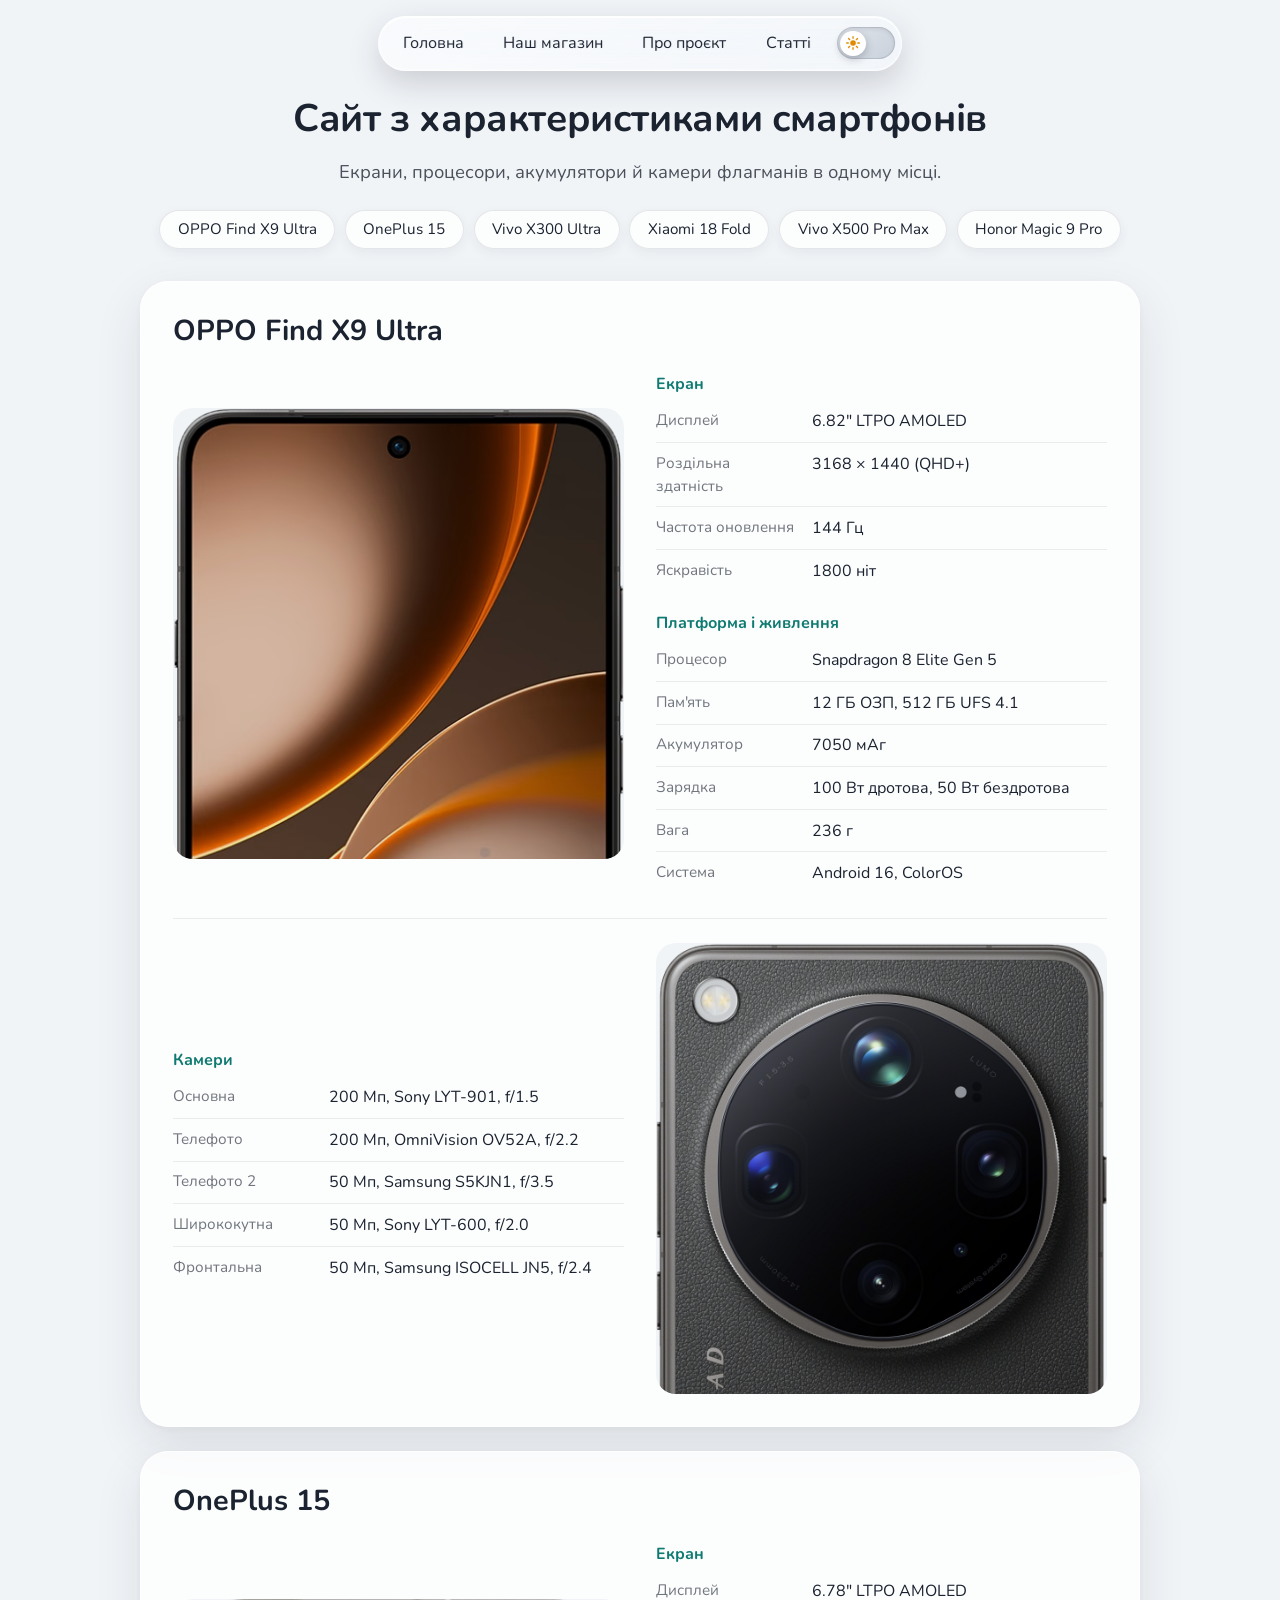
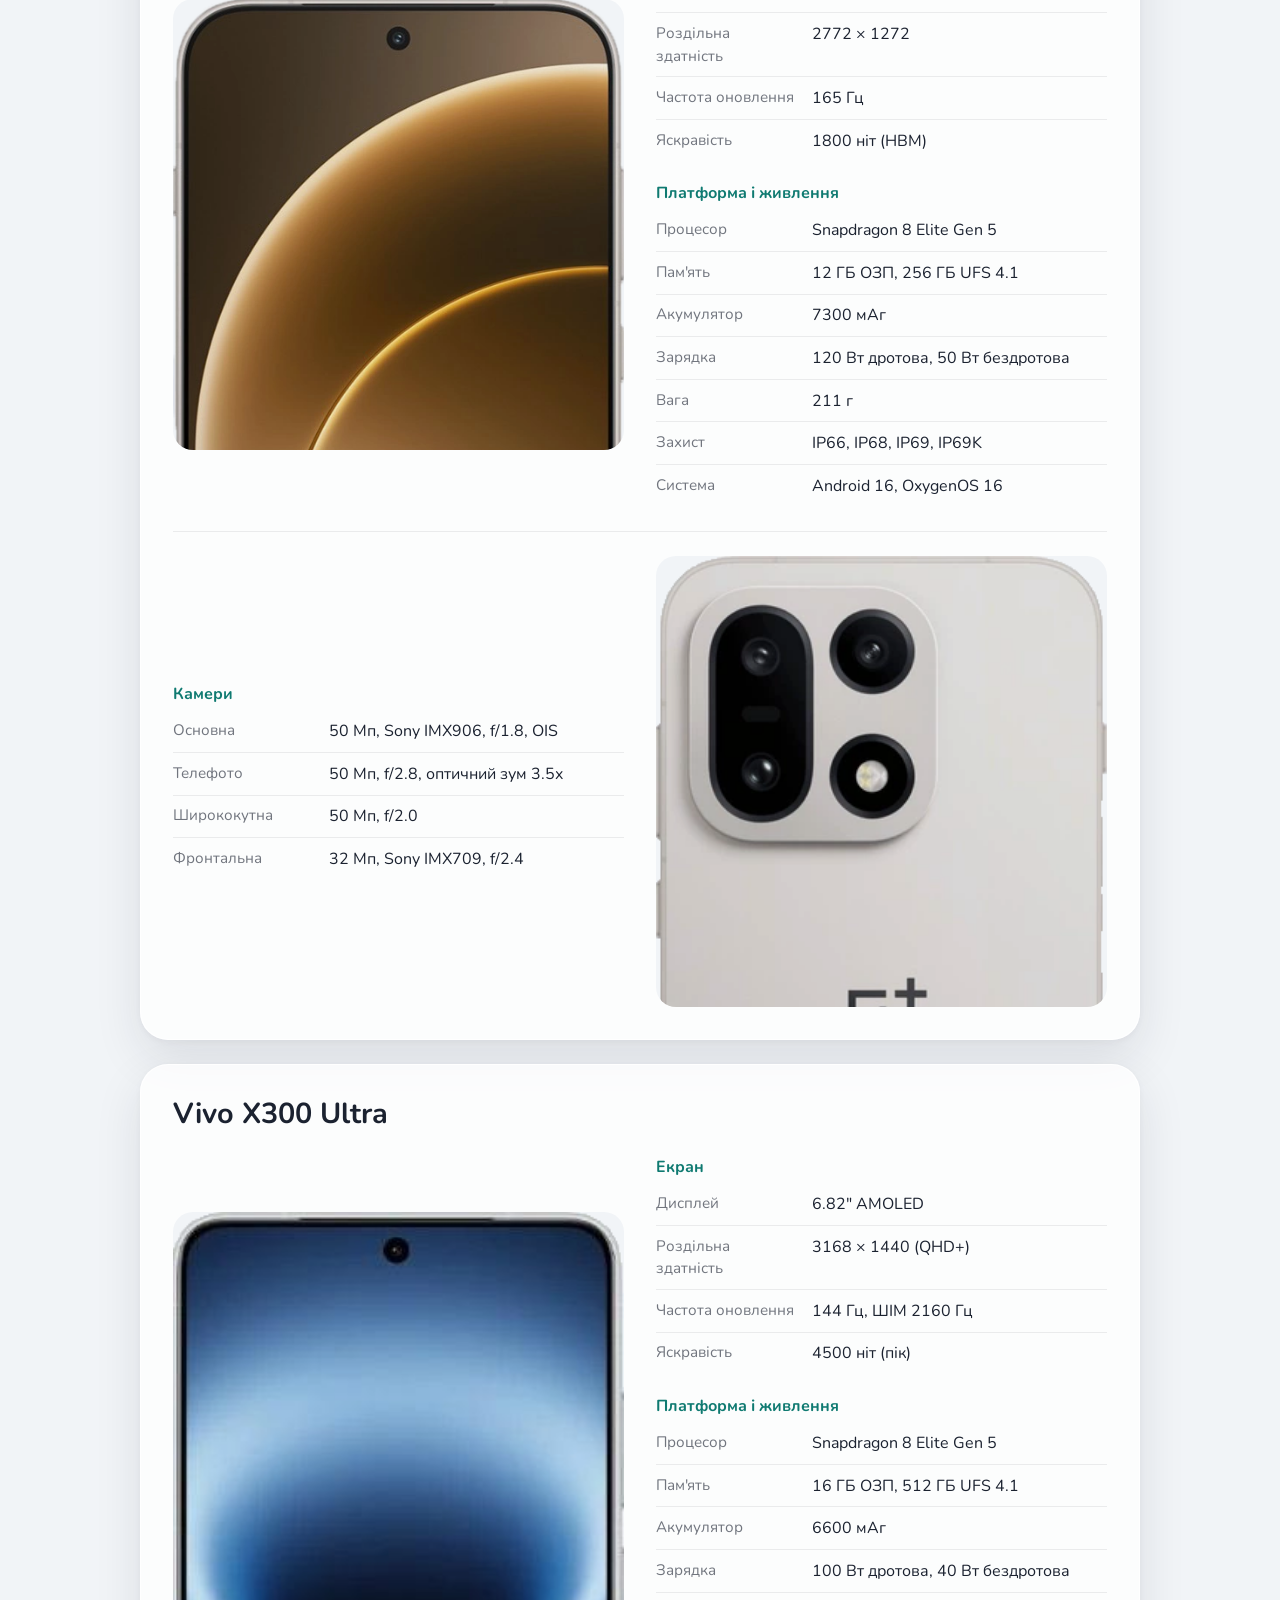
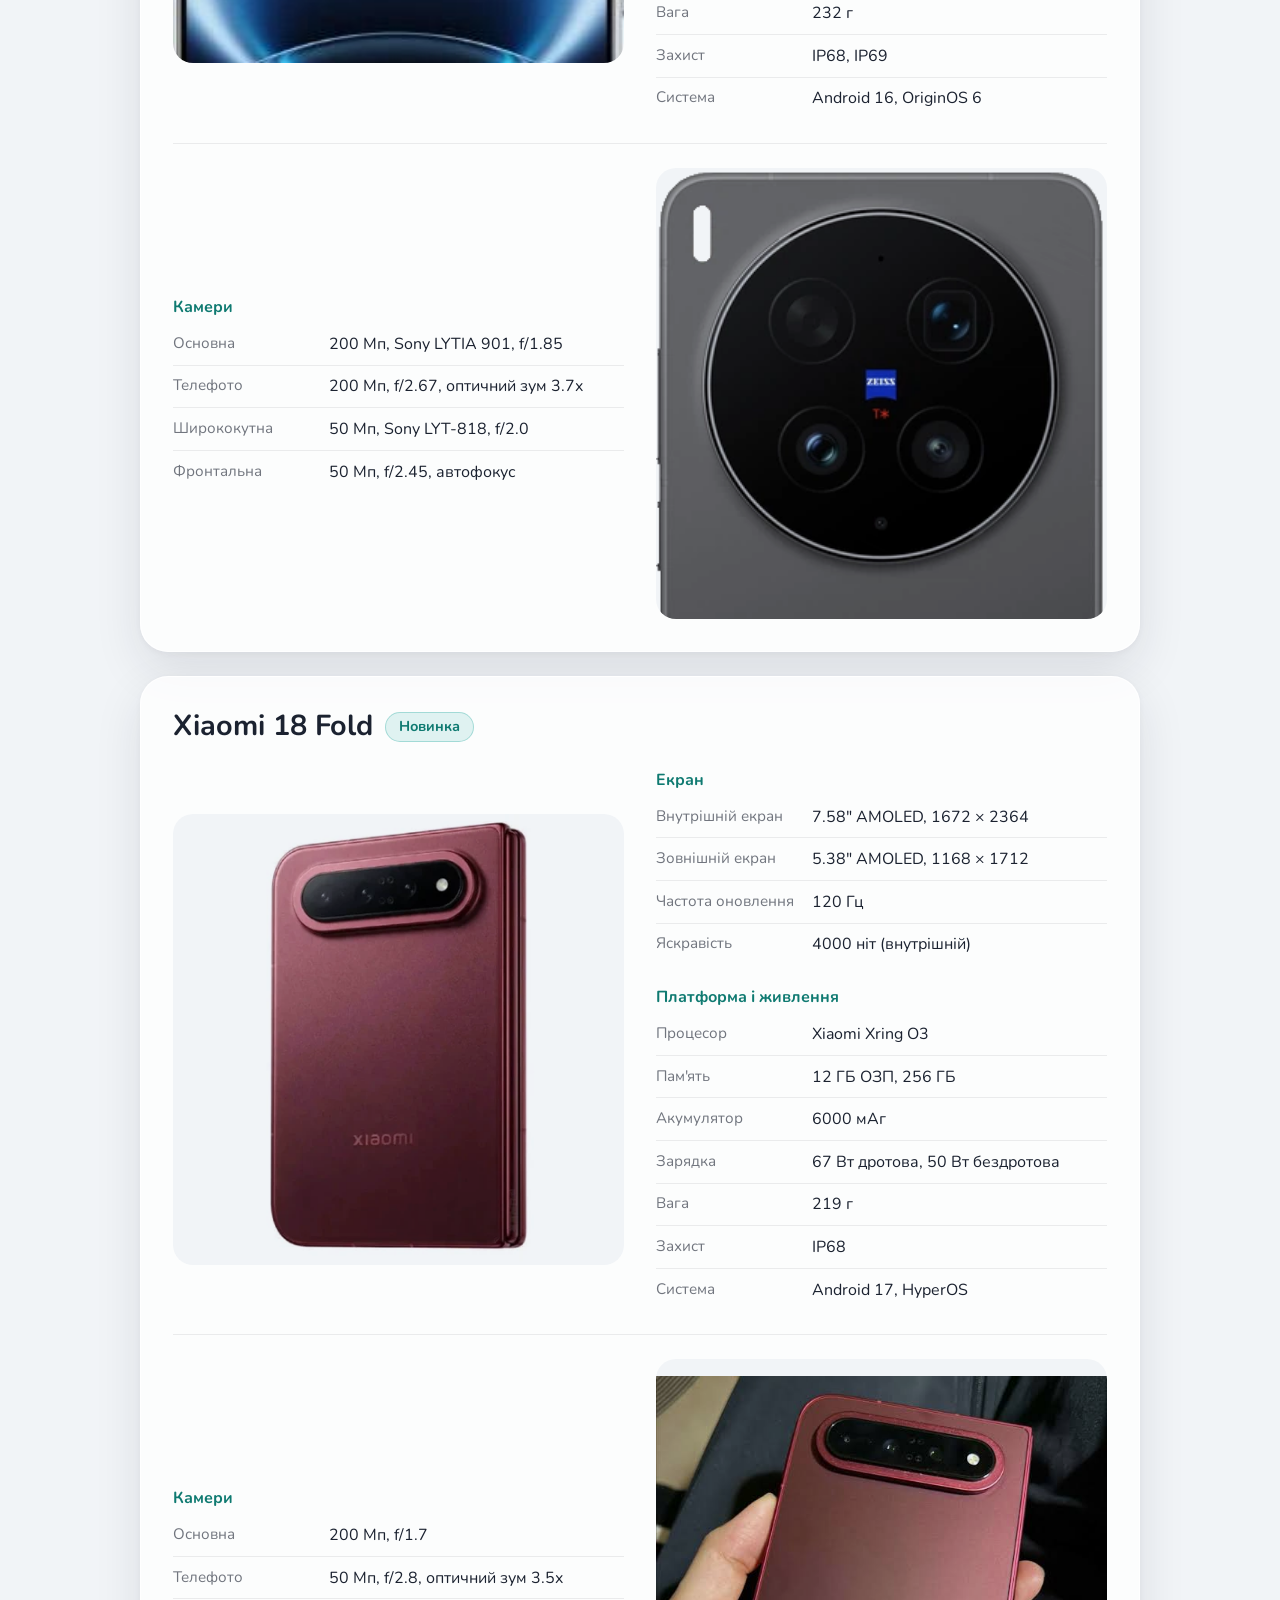
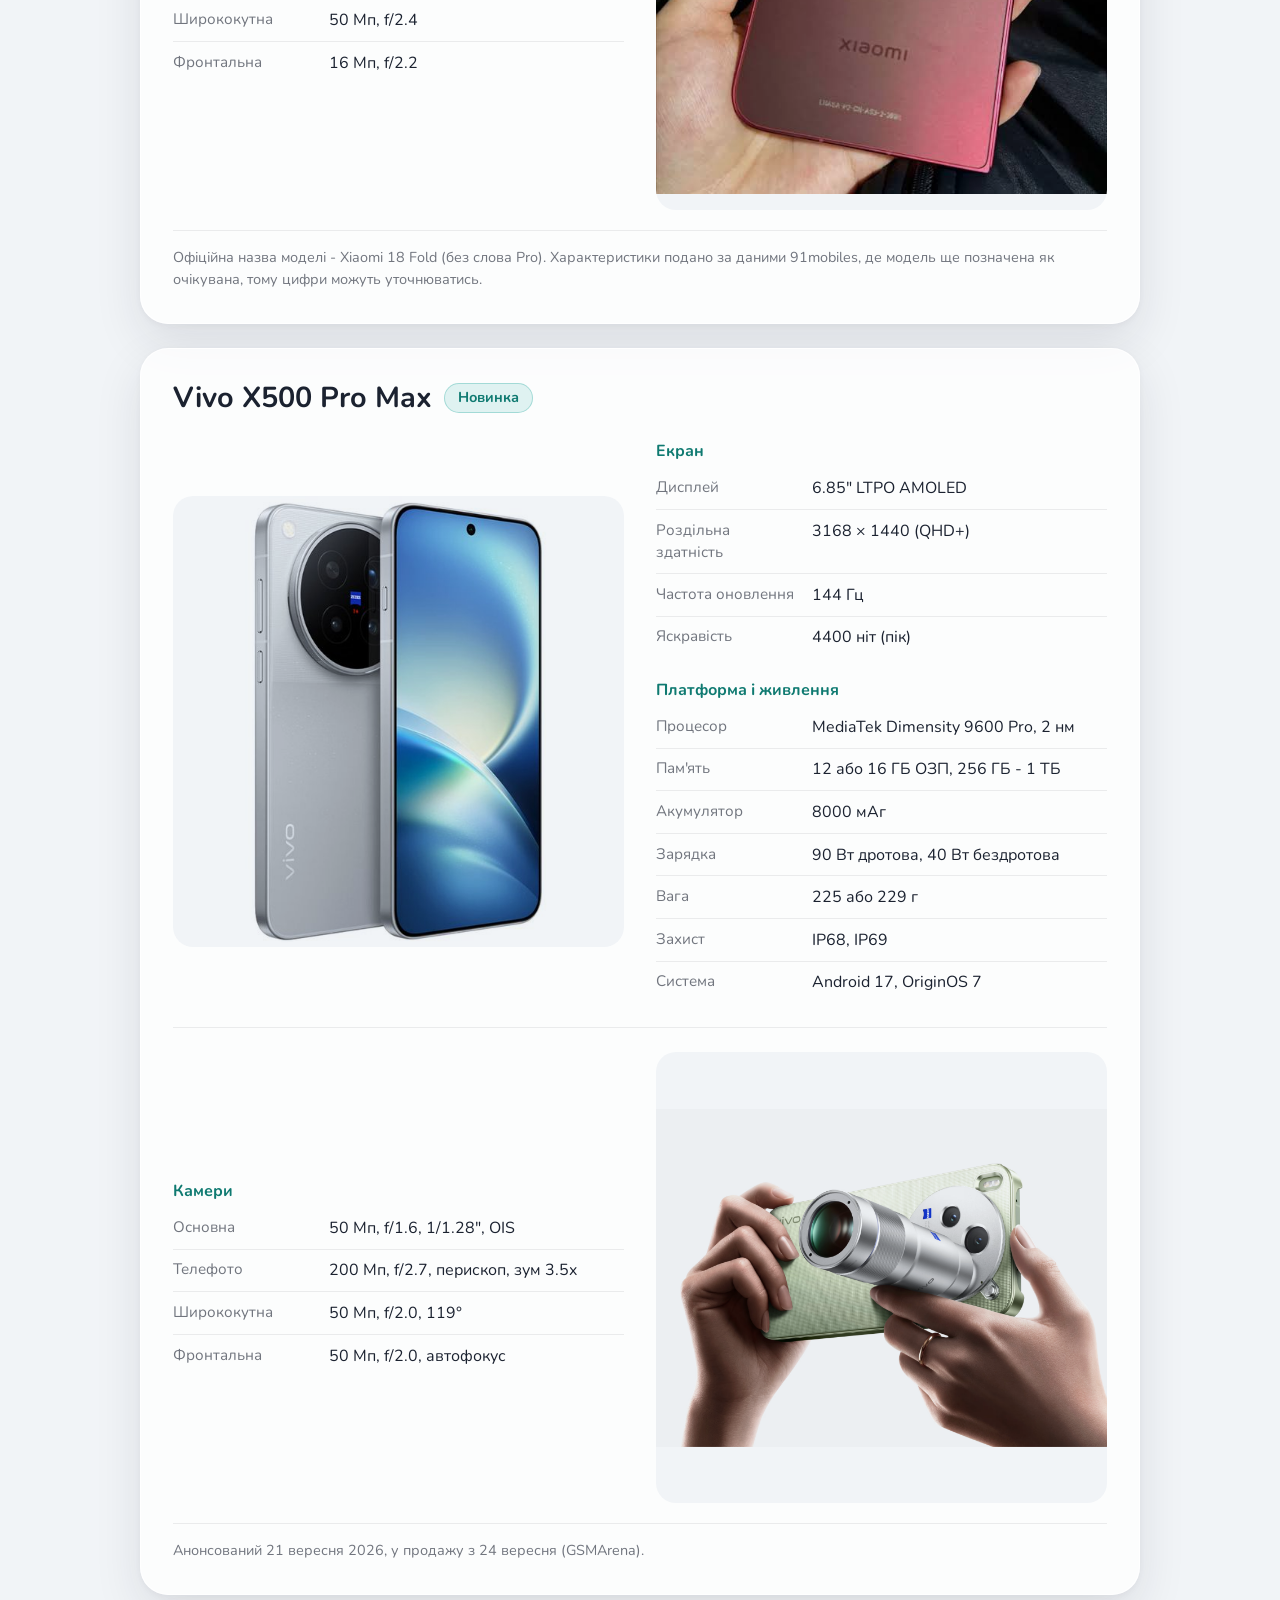
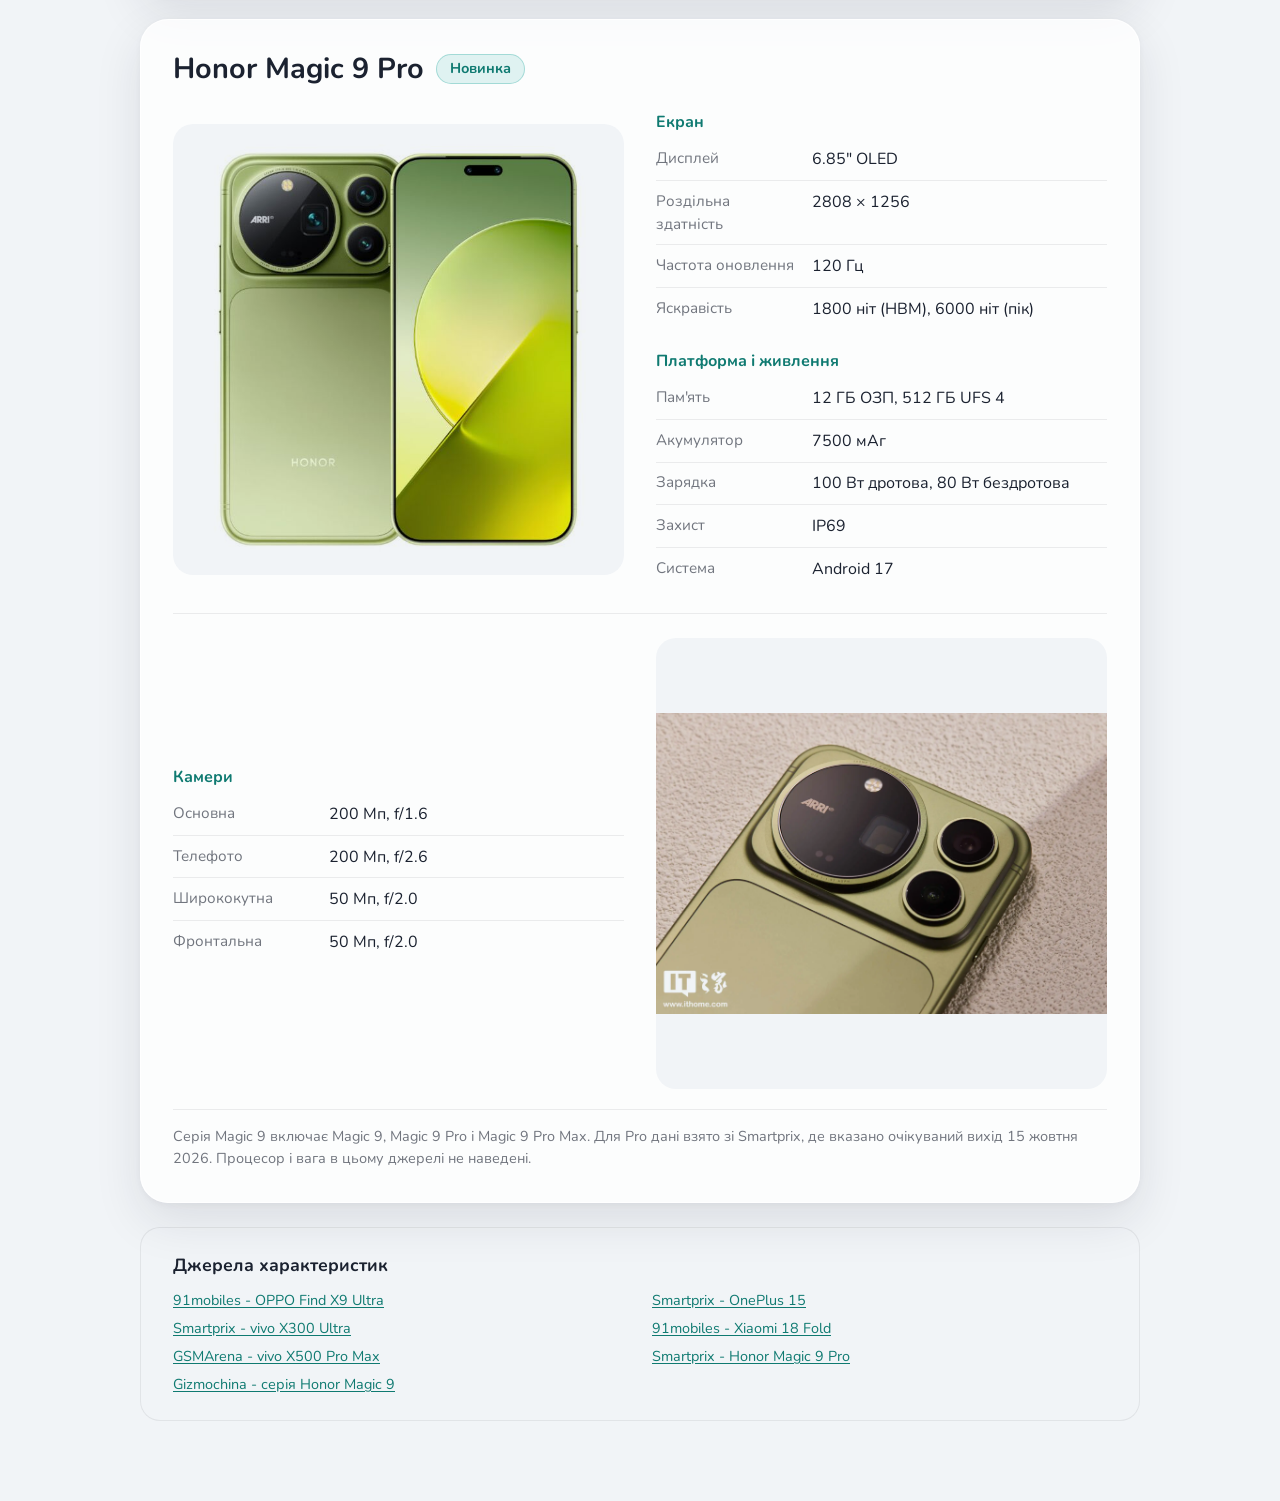
<file: index.html>
<!DOCTYPE html>
<html lang="uk">

<head>
    <meta charset="UTF-8">
    <meta name="viewport" content="width=device-width, initial-scale=1.0">
    <title>NeoPhones</title>
    <link href="https://fonts.googleapis.com/css2?family=Nunito:wght@400;700&display=swap" rel="stylesheet">
    <link rel="stylesheet" href="style.css">
    <link rel="stylesheet" href="index.css">
    <link rel="stylesheet" href="theme.css">
    <script src="theme.js"></script>
</head>

<body>

    <nav class="bottom_info" aria-label="Інформація">
        <ul class="menu">
            <li><a href="index.html">Головна</a></li>
            <li><a href="shop/index.html">Наш магазин</a></li>
            <li><a href="about.html">Про проєкт</a></li>
            <li><a href="articles.html">Статті</a></li>
        </ul>
    </nav>

    <header>
        <h1>Сайт з характеристиками смартфонів</h1>
    </header>

    <main class="content">
        <p class="phones-intro">
            Екрани, процесори, акумулятори й камери флагманів в одному місці.
        </p>

        <!-- Швидкий перехід до потрібної моделі -->
        <ul class="phone-nav" aria-label="Моделі">
            <li><a href="#oppo-find-x9-ultra">OPPO Find X9 Ultra</a></li>
            <li><a href="#oneplus-15">OnePlus 15</a></li>
            <li><a href="#vivo-x300-ultra">Vivo X300 Ultra</a></li>
            <li><a href="#xiaomi-18-fold">Xiaomi 18 Fold</a></li>
            <li><a href="#vivo-x500-pro-max">Vivo X500 Pro Max</a></li>
            <li><a href="#honor-magic-9-pro">Honor Magic 9 Pro</a></li>
        </ul>

        <div class="phones">

            <article class="phone" id="oppo-find-x9-ultra">
                <header class="phone-head">
                    <h2>OPPO Find X9 Ultra</h2>

                </header>

                <div class="phone-row">
                    <div class="phone-media">
                        <img src="img/Oppo_find_x9_ultra/1.png" alt="Передня панель OPPO Find X9 Ultra">
                    </div>
                    <div class="phone-specs">
                        <h3 class="specs-title">Екран</h3>
                        <dl class="specs">
                            <div>
                                <dt>Дисплей</dt>
                                <dd>6.82&quot; LTPO AMOLED</dd>
                            </div>
                            <div>
                                <dt>Роздільна здатність</dt>
                                <dd>3168 × 1440 (QHD+)</dd>
                            </div>
                            <div>
                                <dt>Частота оновлення</dt>
                                <dd>144 Гц</dd>
                            </div>
                            <div>
                                <dt>Яскравість</dt>
                                <dd>1800 ніт</dd>
                            </div>
                        </dl>
                        <h3 class="specs-title">Платформа і живлення</h3>
                        <dl class="specs">
                            <div>
                                <dt>Процесор</dt>
                                <dd>Snapdragon 8 Elite Gen 5</dd>
                            </div>
                            <div>
                                <dt>Пам&#x27;ять</dt>
                                <dd>12 ГБ ОЗП, 512 ГБ UFS 4.1</dd>
                            </div>
                            <div>
                                <dt>Акумулятор</dt>
                                <dd>7050 мАг</dd>
                            </div>
                            <div>
                                <dt>Зарядка</dt>
                                <dd>100 Вт дротова, 50 Вт бездротова</dd>
                            </div>
                            <div>
                                <dt>Вага</dt>
                                <dd>236 г</dd>
                            </div>
                            <div>
                                <dt>Система</dt>
                                <dd>Android 16, ColorOS</dd>
                            </div>
                        </dl>
                    </div>
                </div>

                <div class="phone-row">
                    <div class="phone-specs">
                        <h3 class="specs-title">Камери</h3>
                        <dl class="specs">
                            <div>
                                <dt>Основна</dt>
                                <dd>200 Мп, Sony LYT-901, f/1.5</dd>
                            </div>
                            <div>
                                <dt>Телефото</dt>
                                <dd>200 Мп, OmniVision OV52A, f/2.2</dd>
                            </div>
                            <div>
                                <dt>Телефото 2</dt>
                                <dd>50 Мп, Samsung S5KJN1, f/3.5</dd>
                            </div>
                            <div>
                                <dt>Ширококутна</dt>
                                <dd>50 Мп, Sony LYT-600, f/2.0</dd>
                            </div>
                            <div>
                                <dt>Фронтальна</dt>
                                <dd>50 Мп, Samsung ISOCELL JN5, f/2.4</dd>
                            </div>
                        </dl>
                    </div>
                    <div class="phone-media">
                        <img src="img/Oppo_find_x9_ultra/2.png" alt="Задня панель OPPO Find X9 Ultra з модулем камер">
                    </div>
                </div>
            </article>
            <article class="phone" id="oneplus-15">
                <header class="phone-head">
                    <h2>OnePlus 15</h2>

                </header>

                <div class="phone-row">
                    <div class="phone-media">
                        <img src="img/Oneplus_15/1.png" alt="Передня панель OnePlus 15">
                    </div>
                    <div class="phone-specs">
                        <h3 class="specs-title">Екран</h3>
                        <dl class="specs">
                            <div>
                                <dt>Дисплей</dt>
                                <dd>6.78&quot; LTPO AMOLED</dd>
                            </div>
                            <div>
                                <dt>Роздільна здатність</dt>
                                <dd>2772 × 1272</dd>
                            </div>
                            <div>
                                <dt>Частота оновлення</dt>
                                <dd>165 Гц</dd>
                            </div>
                            <div>
                                <dt>Яскравість</dt>
                                <dd>1800 ніт (HBM)</dd>
                            </div>
                        </dl>
                        <h3 class="specs-title">Платформа і живлення</h3>
                        <dl class="specs">
                            <div>
                                <dt>Процесор</dt>
                                <dd>Snapdragon 8 Elite Gen 5</dd>
                            </div>
                            <div>
                                <dt>Пам&#x27;ять</dt>
                                <dd>12 ГБ ОЗП, 256 ГБ UFS 4.1</dd>
                            </div>
                            <div>
                                <dt>Акумулятор</dt>
                                <dd>7300 мАг</dd>
                            </div>
                            <div>
                                <dt>Зарядка</dt>
                                <dd>120 Вт дротова, 50 Вт бездротова</dd>
                            </div>
                            <div>
                                <dt>Вага</dt>
                                <dd>211 г</dd>
                            </div>
                            <div>
                                <dt>Захист</dt>
                                <dd>IP66, IP68, IP69, IP69K</dd>
                            </div>
                            <div>
                                <dt>Система</dt>
                                <dd>Android 16, OxygenOS 16</dd>
                            </div>
                        </dl>
                    </div>
                </div>

                <div class="phone-row">
                    <div class="phone-specs">
                        <h3 class="specs-title">Камери</h3>
                        <dl class="specs">
                            <div>
                                <dt>Основна</dt>
                                <dd>50 Мп, Sony IMX906, f/1.8, OIS</dd>
                            </div>
                            <div>
                                <dt>Телефото</dt>
                                <dd>50 Мп, f/2.8, оптичний зум 3.5x</dd>
                            </div>
                            <div>
                                <dt>Ширококутна</dt>
                                <dd>50 Мп, f/2.0</dd>
                            </div>
                            <div>
                                <dt>Фронтальна</dt>
                                <dd>32 Мп, Sony IMX709, f/2.4</dd>
                            </div>
                        </dl>
                    </div>
                    <div class="phone-media">
                        <img src="img/Oneplus_15/2.png" alt="Задня панель OnePlus 15">
                    </div>
                </div>
            </article>
            <article class="phone" id="vivo-x300-ultra">
                <header class="phone-head">
                    <h2>Vivo X300 Ultra</h2>

                </header>

                <div class="phone-row">
                    <div class="phone-media">
                        <img src="img/Vivo_x300_ultra/1.png" alt="Передня панель Vivo X300 Ultra">
                    </div>
                    <div class="phone-specs">
                        <h3 class="specs-title">Екран</h3>
                        <dl class="specs">
                            <div>
                                <dt>Дисплей</dt>
                                <dd>6.82&quot; AMOLED</dd>
                            </div>
                            <div>
                                <dt>Роздільна здатність</dt>
                                <dd>3168 × 1440 (QHD+)</dd>
                            </div>
                            <div>
                                <dt>Частота оновлення</dt>
                                <dd>144 Гц, ШІМ 2160 Гц</dd>
                            </div>
                            <div>
                                <dt>Яскравість</dt>
                                <dd>4500 ніт (пік)</dd>
                            </div>
                        </dl>
                        <h3 class="specs-title">Платформа і живлення</h3>
                        <dl class="specs">
                            <div>
                                <dt>Процесор</dt>
                                <dd>Snapdragon 8 Elite Gen 5</dd>
                            </div>
                            <div>
                                <dt>Пам&#x27;ять</dt>
                                <dd>16 ГБ ОЗП, 512 ГБ UFS 4.1</dd>
                            </div>
                            <div>
                                <dt>Акумулятор</dt>
                                <dd>6600 мАг</dd>
                            </div>
                            <div>
                                <dt>Зарядка</dt>
                                <dd>100 Вт дротова, 40 Вт бездротова</dd>
                            </div>
                            <div>
                                <dt>Вага</dt>
                                <dd>232 г</dd>
                            </div>
                            <div>
                                <dt>Захист</dt>
                                <dd>IP68, IP69</dd>
                            </div>
                            <div>
                                <dt>Система</dt>
                                <dd>Android 16, OriginOS 6</dd>
                            </div>
                        </dl>
                    </div>
                </div>

                <div class="phone-row">
                    <div class="phone-specs">
                        <h3 class="specs-title">Камери</h3>
                        <dl class="specs">
                            <div>
                                <dt>Основна</dt>
                                <dd>200 Мп, Sony LYTIA 901, f/1.85</dd>
                            </div>
                            <div>
                                <dt>Телефото</dt>
                                <dd>200 Мп, f/2.67, оптичний зум 3.7x</dd>
                            </div>
                            <div>
                                <dt>Ширококутна</dt>
                                <dd>50 Мп, Sony LYT-818, f/2.0</dd>
                            </div>
                            <div>
                                <dt>Фронтальна</dt>
                                <dd>50 Мп, f/2.45, автофокус</dd>
                            </div>
                        </dl>
                    </div>
                    <div class="phone-media">
                        <img src="img/Vivo_x300_ultra/2.png" alt="Задня панель Vivo X300 Ultra з модулем камер">
                    </div>
                </div>
            </article>
            <article class="phone" id="xiaomi-18-fold">
                <header class="phone-head">
                    <h2>Xiaomi 18 Fold</h2>
                    <span class="tag">Новинка</span>
                </header>

                <div class="phone-row">
                    <div class="phone-media">
                        <img src="img/Xiaomi18_fold/4157665.jpeg.webp" alt="Xiaomi 18 Fold у розкладеному вигляді">
                    </div>
                    <div class="phone-specs">
                        <h3 class="specs-title">Екран</h3>
                        <dl class="specs">
                            <div>
                                <dt>Внутрішній екран</dt>
                                <dd>7.58&quot; AMOLED, 1672 × 2364</dd>
                            </div>
                            <div>
                                <dt>Зовнішній екран</dt>
                                <dd>5.38&quot; AMOLED, 1168 × 1712</dd>
                            </div>
                            <div>
                                <dt>Частота оновлення</dt>
                                <dd>120 Гц</dd>
                            </div>
                            <div>
                                <dt>Яскравість</dt>
                                <dd>4000 ніт (внутрішній)</dd>
                            </div>
                        </dl>
                        <h3 class="specs-title">Платформа і живлення</h3>
                        <dl class="specs">
                            <div>
                                <dt>Процесор</dt>
                                <dd>Xiaomi Xring O3</dd>
                            </div>
                            <div>
                                <dt>Пам&#x27;ять</dt>
                                <dd>12 ГБ ОЗП, 256 ГБ</dd>
                            </div>
                            <div>
                                <dt>Акумулятор</dt>
                                <dd>6000 мАг</dd>
                            </div>
                            <div>
                                <dt>Зарядка</dt>
                                <dd>67 Вт дротова, 50 Вт бездротова</dd>
                            </div>
                            <div>
                                <dt>Вага</dt>
                                <dd>219 г</dd>
                            </div>
                            <div>
                                <dt>Захист</dt>
                                <dd>IP68</dd>
                            </div>
                            <div>
                                <dt>Система</dt>
                                <dd>Android 17, HyperOS</dd>
                            </div>
                        </dl>
                    </div>
                </div>

                <div class="phone-row">
                    <div class="phone-specs">
                        <h3 class="specs-title">Камери</h3>
                        <dl class="specs">
                            <div>
                                <dt>Основна</dt>
                                <dd>200 Мп, f/1.7</dd>
                            </div>
                            <div>
                                <dt>Телефото</dt>
                                <dd>50 Мп, f/2.8, оптичний зум 3.5x</dd>
                            </div>
                            <div>
                                <dt>Ширококутна</dt>
                                <dd>50 Мп, f/2.4</dd>
                            </div>
                            <div>
                                <dt>Фронтальна</dt>
                                <dd>16 Мп, f/2.2</dd>
                            </div>
                        </dl>
                    </div>
                    <div class="phone-media">
                        <img src="img/Xiaomi18_fold/images.jpg" alt="Задня панель Xiaomi 18 Fold">
                    </div>
                </div>
                <p class="phone-note">Офіційна назва моделі - Xiaomi 18 Fold (без слова Pro). Характеристики подано за
                    даними 91mobiles, де модель ще позначена як очікувана, тому цифри можуть уточнюватись.</p>
            </article>
            <article class="phone" id="vivo-x500-pro-max">
                <header class="phone-head">
                    <h2>Vivo X500 Pro Max</h2>
                    <span class="tag">Новинка</span>
                </header>

                <div class="phone-row">
                    <div class="phone-media">
                        <img src="img/Vivo_x500Promax/1.jpg" alt="Передня панель Vivo X500 Pro Max">
                    </div>
                    <div class="phone-specs">
                        <h3 class="specs-title">Екран</h3>
                        <dl class="specs">
                            <div>
                                <dt>Дисплей</dt>
                                <dd>6.85&quot; LTPO AMOLED</dd>
                            </div>
                            <div>
                                <dt>Роздільна здатність</dt>
                                <dd>3168 × 1440 (QHD+)</dd>
                            </div>
                            <div>
                                <dt>Частота оновлення</dt>
                                <dd>144 Гц</dd>
                            </div>
                            <div>
                                <dt>Яскравість</dt>
                                <dd>4400 ніт (пік)</dd>
                            </div>
                        </dl>
                        <h3 class="specs-title">Платформа і живлення</h3>
                        <dl class="specs">
                            <div>
                                <dt>Процесор</dt>
                                <dd>MediaTek Dimensity 9600 Pro, 2 нм</dd>
                            </div>
                            <div>
                                <dt>Пам&#x27;ять</dt>
                                <dd>12 або 16 ГБ ОЗП, 256 ГБ - 1 ТБ</dd>
                            </div>
                            <div>
                                <dt>Акумулятор</dt>
                                <dd>8000 мАг</dd>
                            </div>
                            <div>
                                <dt>Зарядка</dt>
                                <dd>90 Вт дротова, 40 Вт бездротова</dd>
                            </div>
                            <div>
                                <dt>Вага</dt>
                                <dd>225 або 229 г</dd>
                            </div>
                            <div>
                                <dt>Захист</dt>
                                <dd>IP68, IP69</dd>
                            </div>
                            <div>
                                <dt>Система</dt>
                                <dd>Android 17, OriginOS 7</dd>
                            </div>
                        </dl>
                    </div>
                </div>

                <div class="phone-row">
                    <div class="phone-specs">
                        <h3 class="specs-title">Камери</h3>
                        <dl class="specs">
                            <div>
                                <dt>Основна</dt>
                                <dd>50 Мп, f/1.6, 1/1.28&quot;, OIS</dd>
                            </div>
                            <div>
                                <dt>Телефото</dt>
                                <dd>200 Мп, f/2.7, перископ, зум 3.5x</dd>
                            </div>
                            <div>
                                <dt>Ширококутна</dt>
                                <dd>50 Мп, f/2.0, 119°</dd>
                            </div>
                            <div>
                                <dt>Фронтальна</dt>
                                <dd>50 Мп, f/2.0, автофокус</dd>
                            </div>
                        </dl>
                    </div>
                    <div class="phone-media">
                        <img src="img/Vivo_x500Promax/2.png" alt="Задня панель Vivo X500 Pro Max">
                    </div>
                </div>
                <p class="phone-note">Анонсований 21 вересня 2026, у продажу з 24 вересня (GSMArena).</p>
            </article>
            <article class="phone" id="honor-magic-9-pro">
                <header class="phone-head">
                    <h2>Honor Magic 9 Pro</h2>
                    <span class="tag">Новинка</span>
                </header>

                <div class="phone-row">
                    <div class="phone-media">
                        <img src="img/Honor_Magic9pro/magic-9-pro-max.jpg" alt="Передня панель Honor Magic 9 Pro">
                    </div>
                    <div class="phone-specs">
                        <h3 class="specs-title">Екран</h3>
                        <dl class="specs">
                            <div>
                                <dt>Дисплей</dt>
                                <dd>6.85&quot; OLED</dd>
                            </div>
                            <div>
                                <dt>Роздільна здатність</dt>
                                <dd>2808 × 1256</dd>
                            </div>
                            <div>
                                <dt>Частота оновлення</dt>
                                <dd>120 Гц</dd>
                            </div>
                            <div>
                                <dt>Яскравість</dt>
                                <dd>1800 ніт (HBM), 6000 ніт (пік)</dd>
                            </div>
                        </dl>
                        <h3 class="specs-title">Платформа і живлення</h3>
                        <dl class="specs">
                            <div>
                                <dt>Пам&#x27;ять</dt>
                                <dd>12 ГБ ОЗП, 512 ГБ UFS 4</dd>
                            </div>
                            <div>
                                <dt>Акумулятор</dt>
                                <dd>7500 мАг</dd>
                            </div>
                            <div>
                                <dt>Зарядка</dt>
                                <dd>100 Вт дротова, 80 Вт бездротова</dd>
                            </div>
                            <div>
                                <dt>Захист</dt>
                                <dd>IP69</dd>
                            </div>
                            <div>
                                <dt>Система</dt>
                                <dd>Android 17</dd>
                            </div>
                        </dl>
                    </div>
                </div>

                <div class="phone-row">
                    <div class="phone-specs">
                        <h3 class="specs-title">Камери</h3>
                        <dl class="specs">
                            <div>
                                <dt>Основна</dt>
                                <dd>200 Мп, f/1.6</dd>
                            </div>
                            <div>
                                <dt>Телефото</dt>
                                <dd>200 Мп, f/2.6</dd>
                            </div>
                            <div>
                                <dt>Ширококутна</dt>
                                <dd>50 Мп, f/2.0</dd>
                            </div>
                            <div>
                                <dt>Фронтальна</dt>
                                <dd>50 Мп, f/2.0</dd>
                            </div>
                        </dl>
                    </div>
                    <div class="phone-media">
                        <img src="img/Honor_Magic9pro/media-uuf9mruv9kj5ubfh7pf5jop7.png"
                            alt="Задня панель Honor Magic 9 Pro">
                    </div>
                </div>
                <p class="phone-note">Серія Magic 9 включає Magic 9, Magic 9 Pro і Magic 9 Pro Max. Для Pro дані взято
                    зі Smartprix, де вказано очікуваний вихід 15 жовтня 2026. Процесор і вага в цьому джерелі не
                    наведені.</p>
            </article>
        </div>

        <section class="sources">
            <h2>Джерела характеристик</h2>
            <ul>
                <li><a href="https://www.91mobiles.com/oppo-find-x9-ultra-price-in-india?ty=specs" target="_blank"
                        rel="noopener">91mobiles - OPPO Find X9 Ultra</a></li>
                <li><a href="https://www.smartprix.com/mobiles/oneplus-15-ppd1kq6wmua1" target="_blank"
                        rel="noopener">Smartprix - OnePlus 15</a></li>
                <li><a href="https://us.smartprix.com/mobiles/vivo-x300-ultra-ppd1i5d5dvnf" target="_blank"
                        rel="noopener">Smartprix - vivo X300 Ultra</a></li>
                <li><a href="https://www.91mobiles.com/xiaomi-18-fold-price-in-india" target="_blank"
                        rel="noopener">91mobiles - Xiaomi 18 Fold</a></li>
                <li><a href="https://www.gsmarena.com/vivo_x500_pro_max_5g-14782.php" target="_blank"
                        rel="noopener">GSMArena - vivo X500 Pro Max</a></li>
                <li><a href="https://www.smartprix.com/mobiles/honor-magic-9-pro-ppd1647ajpeu" target="_blank"
                        rel="noopener">Smartprix - Honor Magic 9 Pro</a></li>
                <li><a href="https://www.gizmochina.com/2026/09/14/honor-magic-9-series-variants-colors-specs-revealed/"
                        target="_blank" rel="noopener">Gizmochina - серія Honor Magic 9</a></li>
            </ul>
        </section>
    </main>
</body>

</html>
</file>
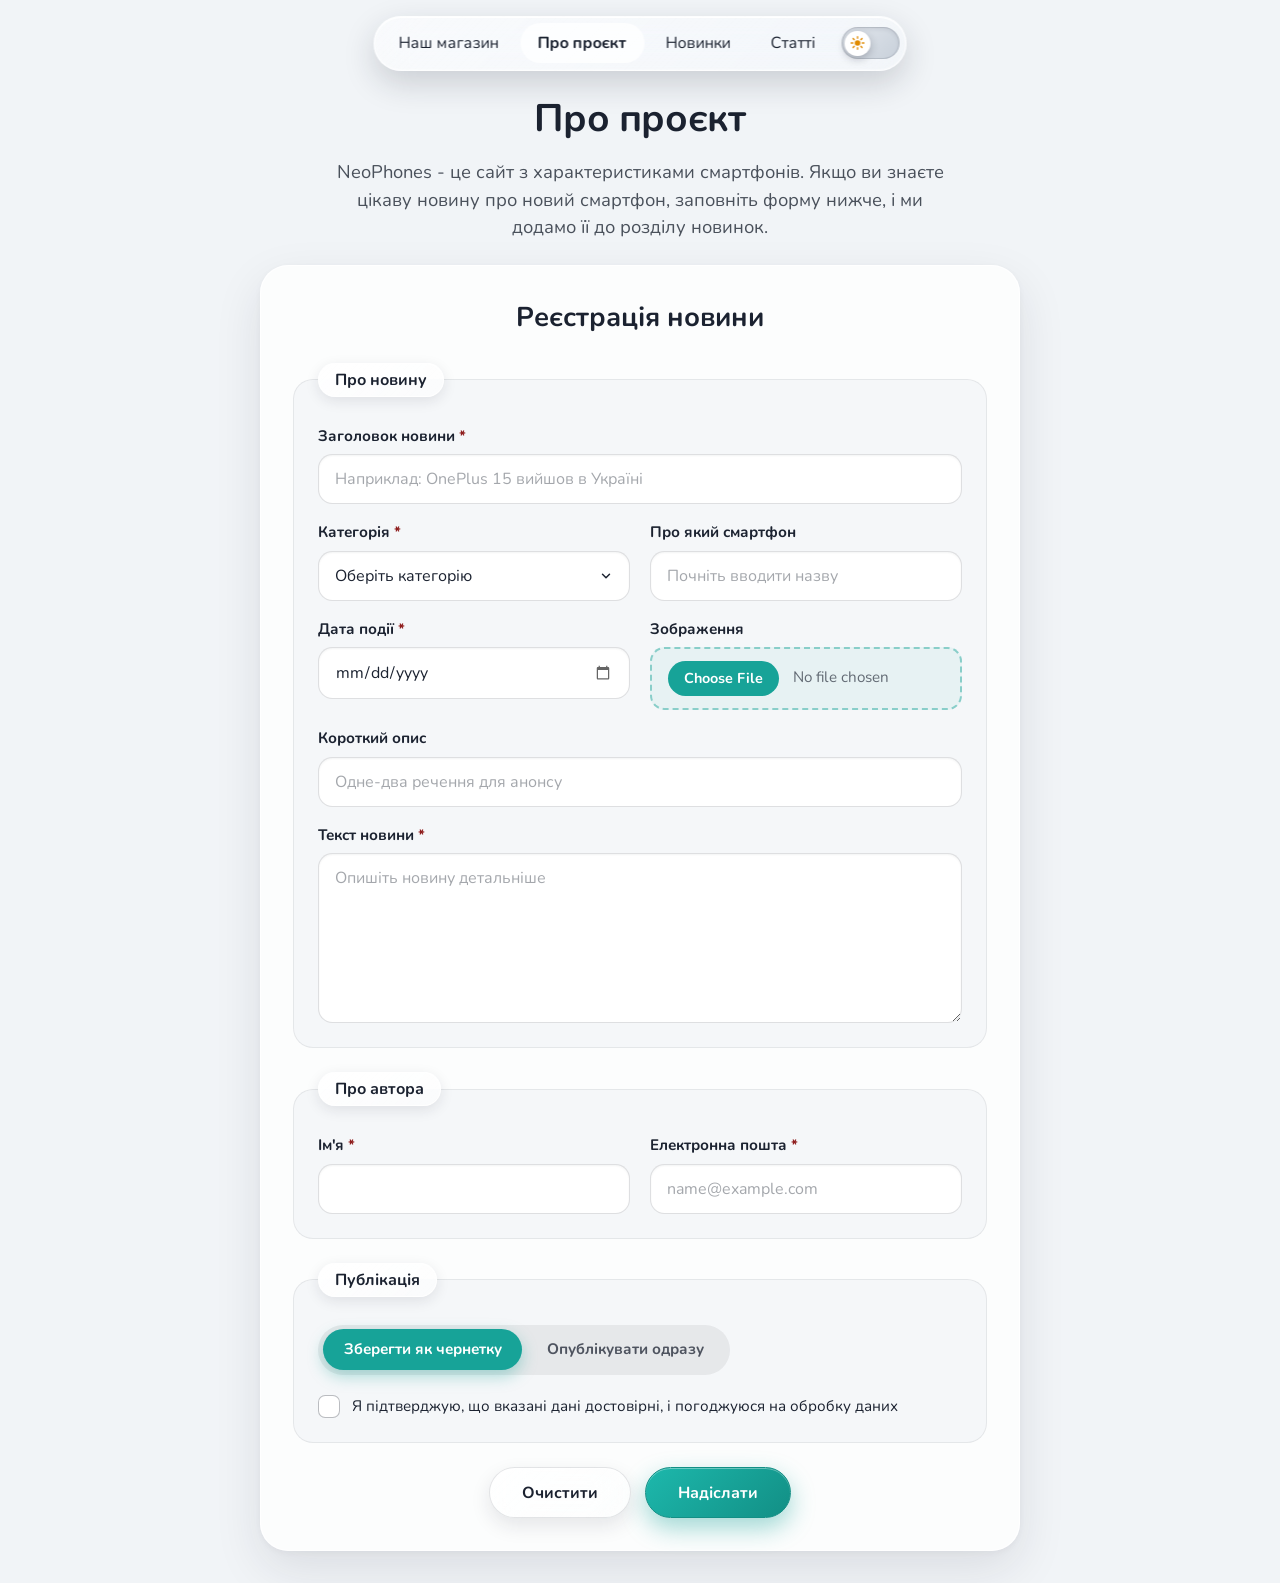
<file: about.html>
<!DOCTYPE html>
<html lang="uk">

<head>
    <meta charset="UTF-8">
    <meta name="viewport" content="width=device-width, initial-scale=1.0">
    <title>NeoPhones - Про проєкт</title>
    <link href="https://fonts.googleapis.com/css2?family=Nunito:wght@400;700&display=swap" rel="stylesheet">
    <link rel="stylesheet" href="style.css">
    <link rel="stylesheet" href="about.css">
    <link rel="stylesheet" href="theme.css">
    <script src="theme.js"></script>
</head>

<body>

    <nav class="bottom_info" aria-label="Інформація">
        <ul class="menu">
            <li><a href="index.html">Наш магазин</a></li>
            <li><a href="about.html" aria-current="page">Про проєкт</a></li>
            <li><a href="#">Новинки</a></li>
            <li><a href="articles.html">Статті</a></li>
        </ul>
    </nav>

    <header>
        <h1>Про проєкт</h1>
    </header>

    <main class="content">
        <p class="about-text">
            NeoPhones - це сайт з характеристиками смартфонів. Якщо ви знаєте цікаву новину про новий
            смартфон, заповніть форму нижче, і ми додамо її до розділу новинок.
        </p>

        <form class="news-form" action="#" method="post" enctype="multipart/form-data">
            <h2>Реєстрація новини</h2>

            <!-- ===== Блок 1: про новину ===== -->
            <fieldset>
                <legend>Про новину</legend>

                <div class="form-grid">
                    <div class="field field--wide">
                        <label for="title">Заголовок новини</label>
                        <input type="text" id="title" name="title" maxlength="120"
                            placeholder="Наприклад: OnePlus 15 вийшов в Україні" required>
                    </div>

                    <div class="field">
                        <label for="category">Категорія</label>
                        <select id="category" name="category" required>
                            <option value="" selected disabled>Оберіть категорію</option>
                            <option value="release">Новий смартфон</option>
                            <option value="review">Огляд</option>
                            <option value="compare">Порівняння</option>
                            <option value="sale">Акція</option>
                            <option value="other">Інше</option>
                        </select>
                    </div>

                    <div class="field">
                        <label for="phone">Про який смартфон</label>
                        <input type="text" id="phone" name="phone" list="phones-list"
                            placeholder="Почніть вводити назву">
                        <datalist id="phones-list">
                            <option value="OPPO Find X9 Ultra">
                            <option value="OnePlus 15">
                            <option value="Vivo X300 Ultra">
                        </datalist>
                    </div>

                    <div class="field">
                        <label for="date">Дата події</label>
                        <input type="date" id="date" name="date" required>
                    </div>

                    <div class="field">
                        <label for="image">Зображення</label>
                        <input type="file" id="image" name="image" accept="image/*">
                    </div>

                    <div class="field field--wide">
                        <label for="summary">Короткий опис</label>
                        <input type="text" id="summary" name="summary" maxlength="200"
                            placeholder="Одне-два речення для анонсу">
                    </div>

                    <div class="field field--wide">
                        <label for="text">Текст новини</label>
                        <textarea id="text" name="text" rows="6" minlength="30" placeholder="Опишіть новину детальніше"
                            required></textarea>
                    </div>
                </div>
            </fieldset>

            <!-- ===== Блок 2: про автора ===== -->
            <fieldset>
                <legend>Про автора</legend>

                <div class="form-grid">
                    <div class="field">
                        <label for="author">Ім'я</label>
                        <input type="text" id="author" name="author" autocomplete="name" required>
                    </div>

                    <div class="field">
                        <label for="email">Електронна пошта</label>
                        <input type="email" id="email" name="email" autocomplete="email" placeholder="name@example.com"
                            required>
                    </div>
                </div>
            </fieldset>

            <!-- ===== Блок 3: параметри публікації ===== -->
            <fieldset>
                <legend>Публікація</legend>

                <div class="radio-group">
                    <label><input type="radio" name="status" value="draft" checked> Зберегти як чернетку</label>
                    <label><input type="radio" name="status" value="publish"> Опублікувати одразу</label>
                </div>

                <label class="checkbox">
                    <input type="checkbox" name="agree" required>
                    Я підтверджую, що вказані дані достовірні, і погоджуюся на обробку даних
                </label>
            </fieldset>

            <div class="form-actions">
                <button type="reset" class="btn btn--glass">Очистити</button>
                <button type="submit" class="btn btn--primary">Надіслати</button>
            </div>
        </form>
    </main>
</body>

</html>
</file>
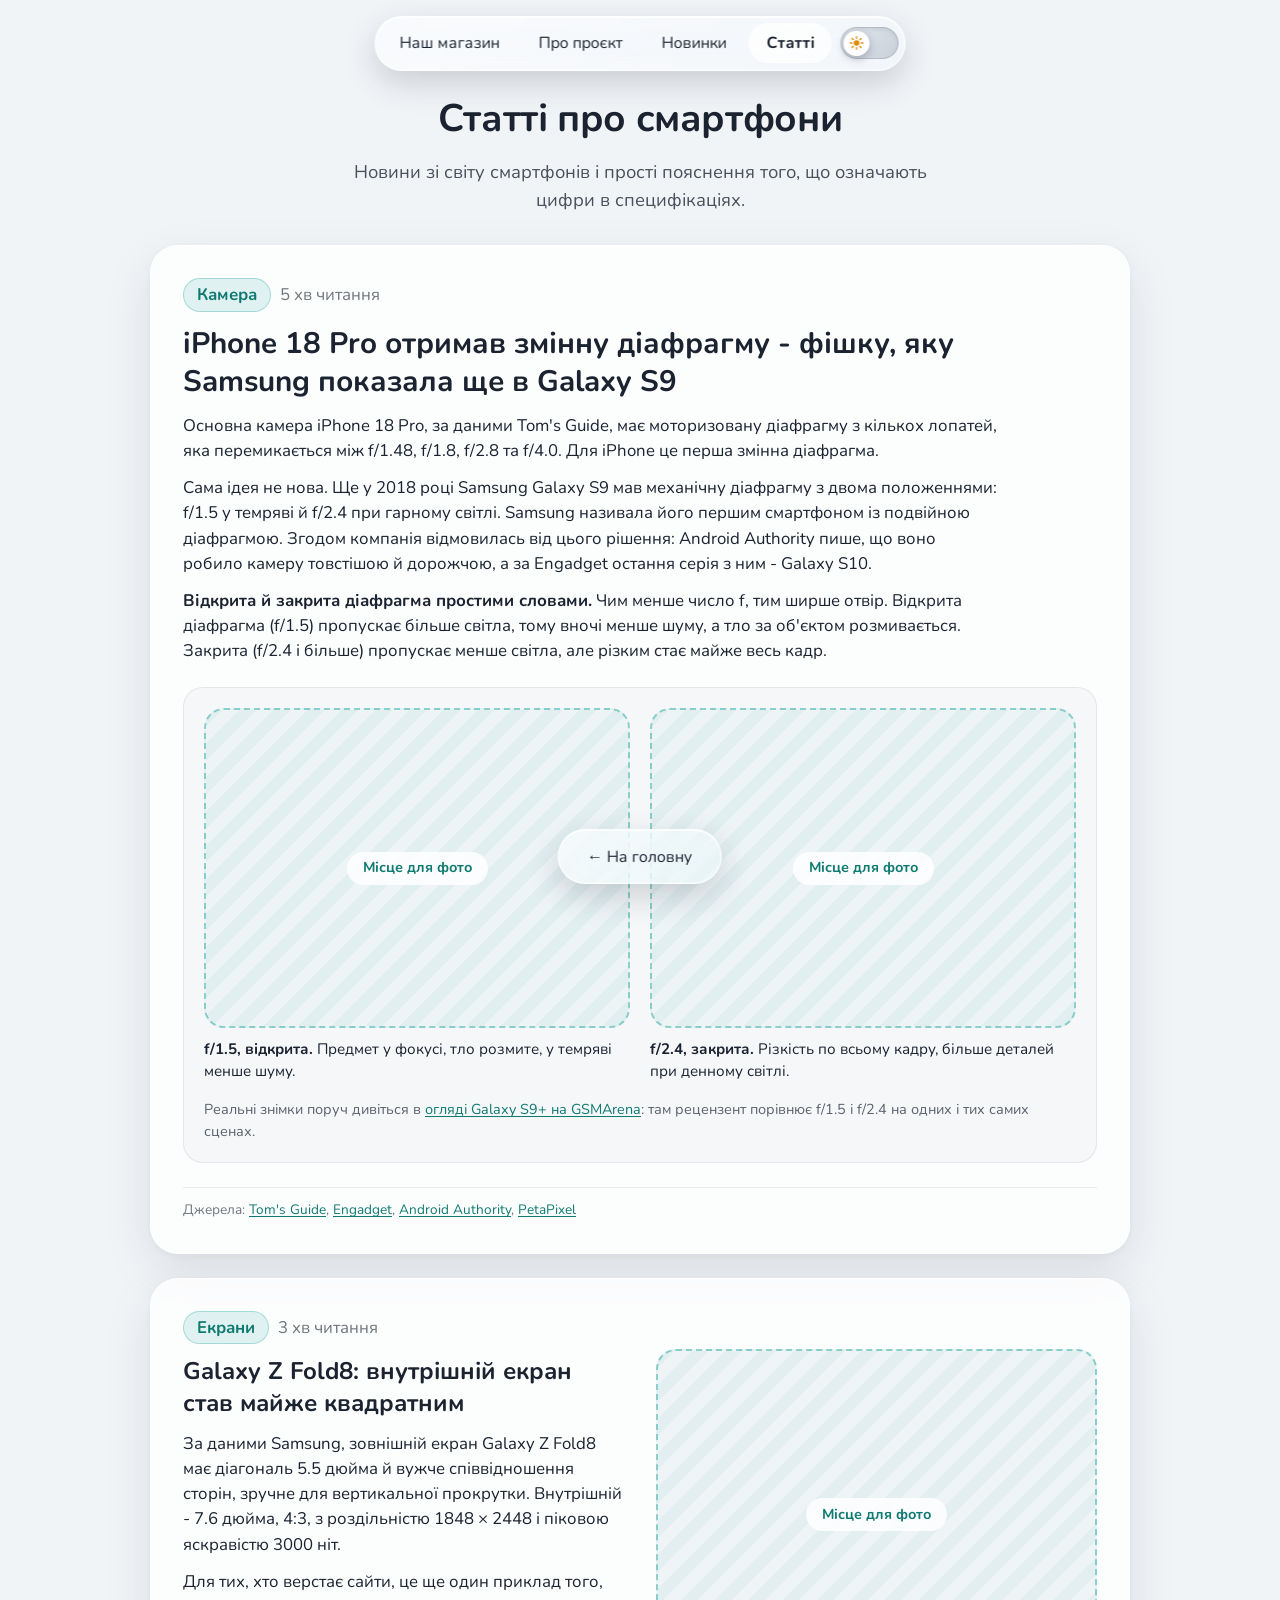
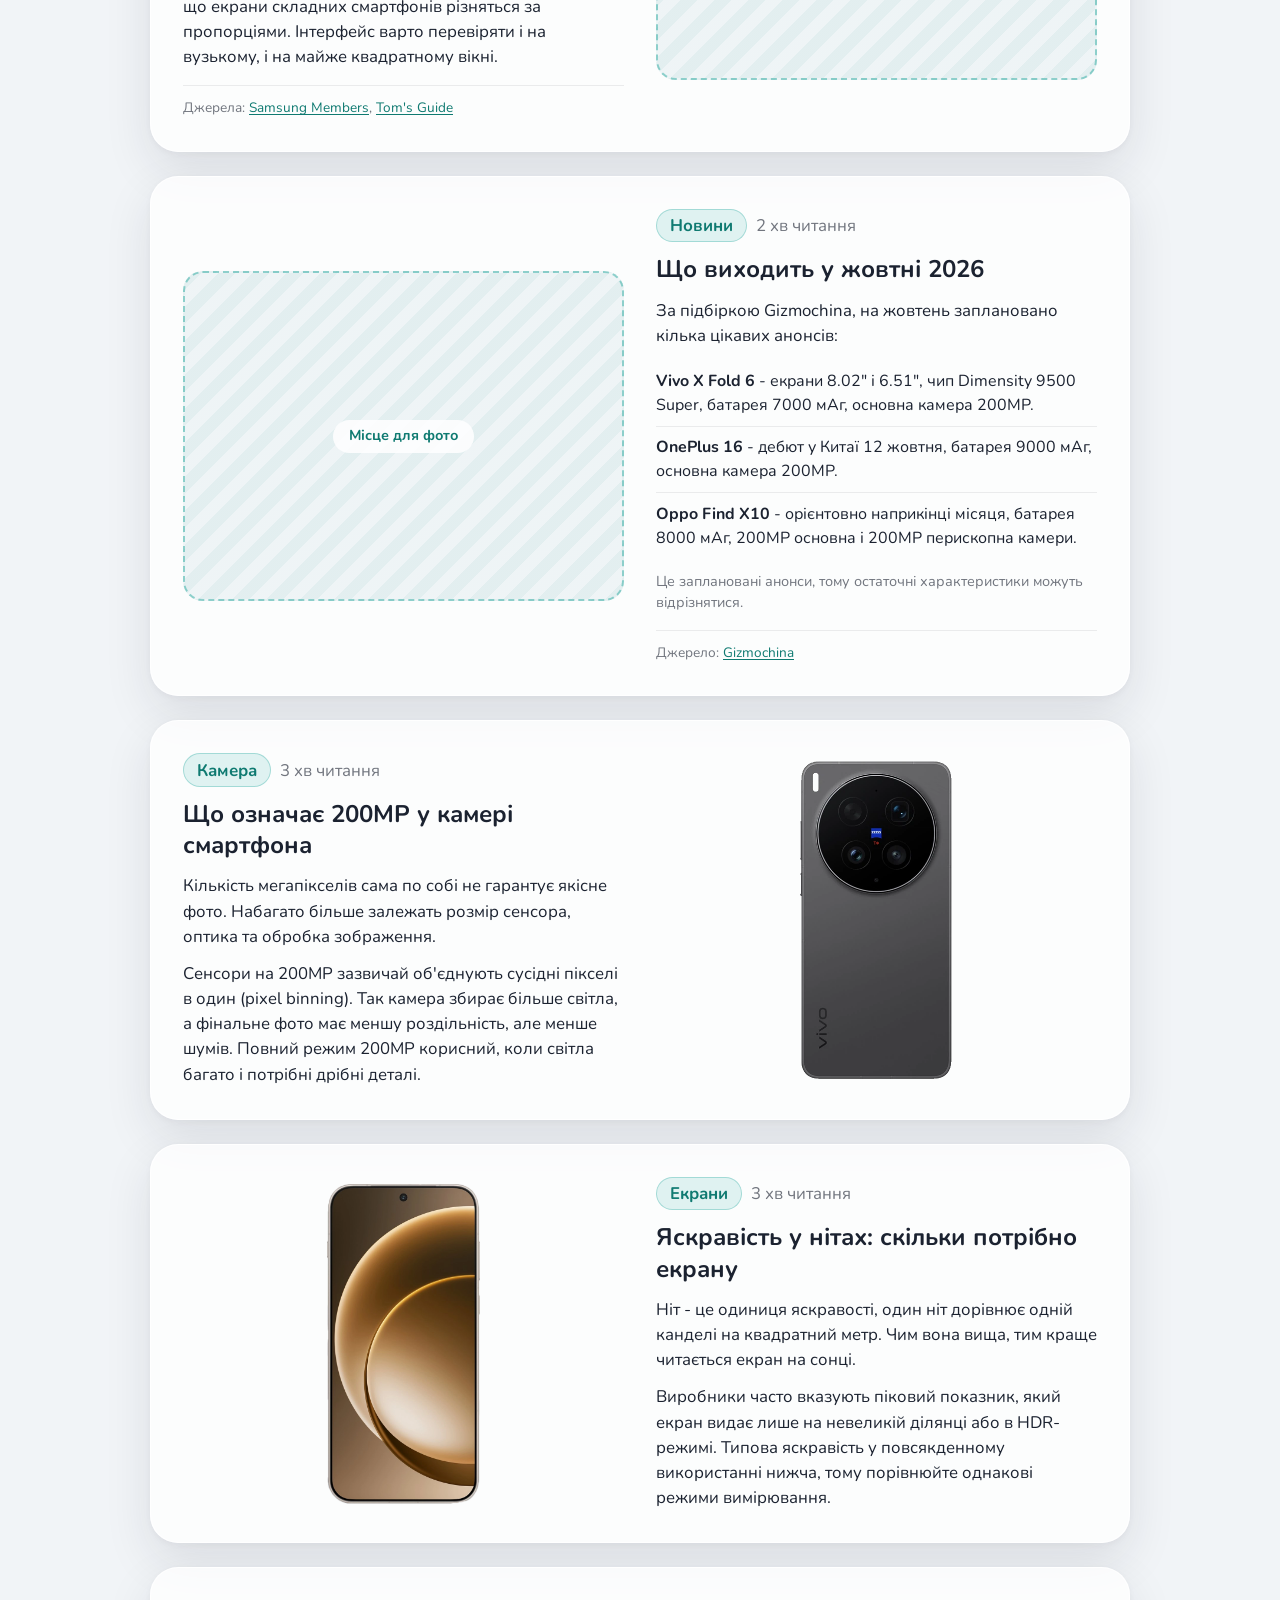
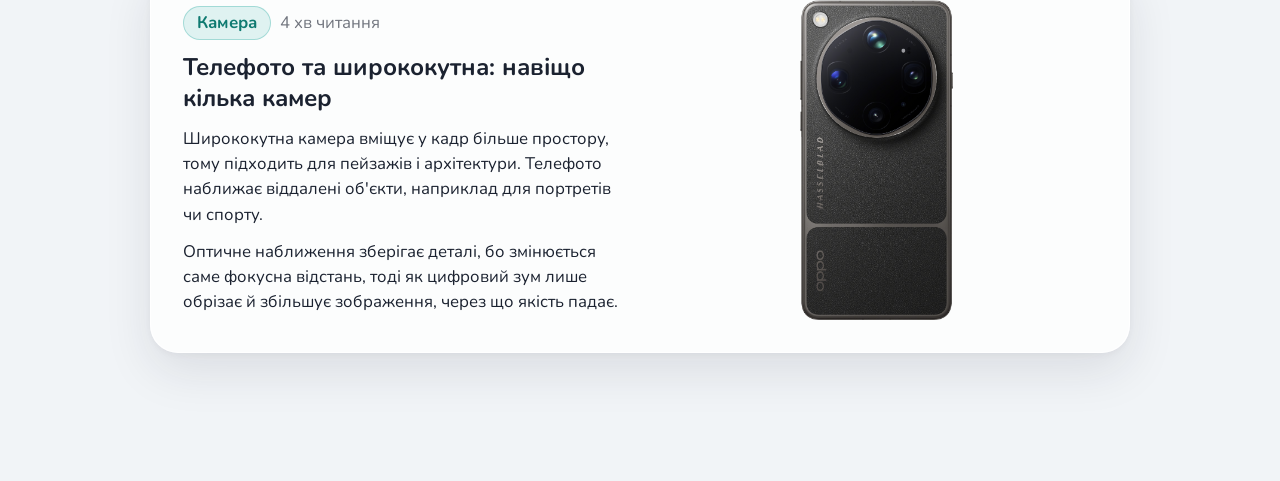
<file: articles.html>
<!DOCTYPE html>
<html lang="uk">

<head>
    <meta charset="UTF-8">
    <meta name="viewport" content="width=device-width, initial-scale=1.0">
    <title>NeoPhones - Статті</title>
    <link href="https://fonts.googleapis.com/css2?family=Nunito:wght@400;700&display=swap" rel="stylesheet">
    <link rel="stylesheet" href="style.css">
    <link rel="stylesheet" href="articles.css">
    <link rel="stylesheet" href="theme.css">
    <script src="theme.js"></script>
</head>

<body>

    <nav class="bottom_info" aria-label="Інформація">
        <ul class="menu">
            <li><a href="index.html">Наш магазин</a></li>
            <li><a href="about.html">Про проєкт</a></li>
            <li><a href="#">Новинки</a></li>
            <li><a href="articles.html" aria-current="page">Статті</a></li>
        </ul>
    </nav>

    <header>
        <h1>Статті про смартфони</h1>
    </header>

    <main class="content">
        <p class="articles-intro">
            Новини зі світу смартфонів і прості пояснення того, що означають цифри в специфікаціях.
        </p>

        <div class="articles">

            <!-- ============ ГОЛОВНА СТАТТЯ: діафрагма ============ -->
            <article class="article article--feature">
                <div class="article-body">
                    <p class="article-meta"><span class="tag">Камера</span> 5 хв читання</p>
                    <h2>iPhone 18 Pro отримав змінну діафрагму - фішку, яку Samsung показала ще в Galaxy S9</h2>
                    <p>Основна камера iPhone 18 Pro, за даними Tom's Guide, має моторизовану діафрагму з
                        кількох лопатей, яка перемикається між f/1.48, f/1.8, f/2.8 та f/4.0. Для iPhone це
                        перша змінна діафрагма.</p>
                    <p>Сама ідея не нова. Ще у 2018 році Samsung Galaxy S9 мав механічну діафрагму з двома
                        положеннями: f/1.5 у темряві й f/2.4 при гарному світлі. Samsung називала його першим
                        смартфоном із подвійною діафрагмою. Згодом компанія відмовилась від цього рішення:
                        Android Authority пише, що воно робило камеру товстішою й дорожчою, а за Engadget
                        остання серія з ним - Galaxy S10.</p>
                    <p><strong>Відкрита й закрита діафрагма простими словами.</strong> Чим менше число f,
                        тим ширше отвір. Відкрита діафрагма (f/1.5) пропускає більше світла, тому вночі
                        менше шуму, а тло за об'єктом розмивається. Закрита (f/2.4 і більше) пропускає менше
                        світла, але різким стає майже весь кадр.</p>
                </div>

                <!-- Порівняння двох знімків. Замініть .photo-slot на <img>:
                     <img src="img/aperture/f15.jpg" alt="Знімок на f/1.5"> -->
                <figure class="compare">
                    <div class="compare-grid">
                        <div class="compare-item">
                            <div class="photo-slot" role="img"
                                aria-label="Місце для фото, зробленого на відкритій діафрагмі f/1.5">
                                <span>Місце для фото</span>
                            </div>
                            <figcaption><strong>f/1.5, відкрита.</strong> Предмет у фокусі, тло розмите, у темряві менше
                                шуму.</figcaption>
                        </div>
                        <div class="compare-item">
                            <div class="photo-slot" role="img"
                                aria-label="Місце для фото, зробленого на закритій діафрагмі f/2.4">
                                <span>Місце для фото</span>
                            </div>
                            <figcaption><strong>f/2.4, закрита.</strong> Різкість по всьому кадру, більше деталей при
                                денному світлі.</figcaption>
                        </div>
                    </div>
                    <p class="figure-note">
                        Реальні знімки поруч дивіться в
                        <a href="https://m.gsmarena.com/samsung_galaxy_s9_plus-review-1736p7.php" target="_blank"
                            rel="noopener">огляді Galaxy S9+ на GSMArena</a>:
                        там рецензент порівнює f/1.5 і f/2.4 на одних і тих самих сценах.
                    </p>
                </figure>

                <p class="article-source">
                    Джерела:
                    <a href="https://www.tomsguide.com/phones/iphones/iphone-18-pro-and-pro-max-variable-aperture-camera-explained-heres-what-it-actually-does"
                        target="_blank" rel="noopener">Tom's Guide</a>,
                    <a href="https://www.engadget.com/2253983/the-iphone-18-pros-camera-has-a-variable-aperture/"
                        target="_blank" rel="noopener">Engadget</a>,
                    <a href="https://www.androidauthority.com/apple-iphone-18-pro-variable-aperture-leak-3607246/"
                        target="_blank" rel="noopener">Android Authority</a>,
                    <a href="https://petapixel.com/2018/02/26/samsung-galaxy-s9-s9-boast-first-dual-aperture-lens/"
                        target="_blank" rel="noopener">PetaPixel</a>
                </p>
            </article>

            <!-- ============ Galaxy Z Fold8 ============ -->
            <article class="article">
                <div class="photo-slot" role="img" aria-label="Місце для фото Samsung Galaxy Z Fold8">
                    <span>Місце для фото</span>
                </div>
                <div class="article-body">
                    <p class="article-meta"><span class="tag">Екрани</span> 3 хв читання</p>
                    <h2>Galaxy Z Fold8: внутрішній екран став майже квадратним</h2>
                    <p>За даними Samsung, зовнішній екран Galaxy Z Fold8 має діагональ 5.5 дюйма й вужче
                        співвідношення сторін, зручне для вертикальної прокрутки. Внутрішній - 7.6 дюйма,
                        4:3, з роздільністю 1848 × 2448 і піковою яскравістю 3000 ніт.</p>
                    <p>Для тих, хто верстає сайти, це ще один приклад того, що екрани складних смартфонів
                        різняться за пропорціями. Інтерфейс варто перевіряти і на вузькому, і на майже
                        квадратному вікні.</p>
                    <p class="article-source">
                        Джерела:
                        <a href="https://r1.community.samsung.com/t5/galaxy-z/galaxy-z-fold-8-display-faqs/m-p/39751080"
                            target="_blank" rel="noopener">Samsung Members</a>,
                        <a href="https://www.tomsguide.com/phones/samsung-phones/galaxy-z-fold8-display-explained-why-content-native-aspect-ratios-matter"
                            target="_blank" rel="noopener">Tom's Guide</a>
                    </p>
                </div>
            </article>

            <!-- ============ Жовтневі новинки ============ -->
            <article class="article">
                <div class="photo-slot" role="img" aria-label="Місце для фото новинок жовтня">
                    <span>Місце для фото</span>
                </div>
                <div class="article-body">
                    <p class="article-meta"><span class="tag">Новини</span> 2 хв читання</p>
                    <h2>Що виходить у жовтні 2026</h2>
                    <p>За підбіркою Gizmochina, на жовтень заплановано кілька цікавих анонсів:</p>
                    <ul class="article-list">
                        <li><strong>Vivo X Fold 6</strong> - екрани 8.02" і 6.51", чип Dimensity 9500 Super,
                            батарея 7000 мАг, основна камера 200MP.</li>
                        <li><strong>OnePlus 16</strong> - дебют у Китаї 12 жовтня, батарея 9000 мАг,
                            основна камера 200MP.</li>
                        <li><strong>Oppo Find X10</strong> - орієнтовно наприкінці місяця, батарея 8000 мАг,
                            200MP основна і 200MP перископна камери.</li>
                    </ul>
                    <p class="article-note">Це заплановані анонси, тому остаточні характеристики можуть
                        відрізнятися.</p>
                    <p class="article-source">
                        Джерело:
                        <a href="https://www.gizmochina.com/2026/09/30/top-5-upcoming-smartphones-in-october-2026/"
                            target="_blank" rel="noopener">Gizmochina</a>
                    </p>
                </div>
            </article>

            <!-- ============ 200MP ============ -->
            <article class="article">
                <img src="img/Vivo_x300_ultra/2.png" alt="Задня панель Vivo X300 Ultra з модулем камер">
                <div class="article-body">
                    <p class="article-meta"><span class="tag">Камера</span> 3 хв читання</p>
                    <h2>Що означає 200MP у камері смартфона</h2>
                    <p>Кількість мегапікселів сама по собі не гарантує якісне фото. Набагато більше залежать
                        розмір сенсора, оптика та обробка зображення.</p>
                    <p>Сенсори на 200MP зазвичай об'єднують сусідні пікселі в один (pixel binning). Так камера
                        збирає більше світла, а фінальне фото має меншу роздільність, але менше шумів. Повний
                        режим 200MP корисний, коли світла багато і потрібні дрібні деталі.</p>
                </div>
            </article>

            <!-- ============ Яскравість ============ -->
            <article class="article">
                <img src="img/Oneplus_15/1.png" alt="Фронтальна панель OnePlus 15">
                <div class="article-body">
                    <p class="article-meta"><span class="tag">Екрани</span> 3 хв читання</p>
                    <h2>Яскравість у нітах: скільки потрібно екрану</h2>
                    <p>Ніт - це одиниця яскравості, один ніт дорівнює одній канделі на квадратний метр. Чим
                        вона вища, тим краще читається екран на сонці.</p>
                    <p>Виробники часто вказують піковий показник, який екран видає лише на невеликій ділянці
                        або в HDR-режимі. Типова яскравість у повсякденному використанні нижча, тому порівнюйте
                        однакові режими вимірювання.</p>
                </div>
            </article>

            <!-- ============ Телефото і ширококутна ============ -->
            <article class="article">
                <img src="img/Oppo_find_x9_ultra/2.png" alt="Задня панель OPPO Find X9 Ultra з модулем камер">
                <div class="article-body">
                    <p class="article-meta"><span class="tag">Камера</span> 4 хв читання</p>
                    <h2>Телефото та ширококутна: навіщо кілька камер</h2>
                    <p>Ширококутна камера вміщує у кадр більше простору, тому підходить для пейзажів і
                        архітектури. Телефото наближає віддалені об'єкти, наприклад для портретів чи
                        спорту.</p>
                    <p>Оптичне наближення зберігає деталі, бо змінюється саме фокусна відстань, тоді як
                        цифровий зум лише обрізає й збільшує зображення, через що якість падає.</p>
                </div>
            </article>

        </div>
    </main>

    <!-- Плаваюча скляна кнопка, закріплена знизу -->
    <p class="back-home">
        <a href="index.html">&larr; На головну</a>
    </p>
</body>

</html>
</file>
<file: style.css>
/* =========================================================
   style.css - спільна основа для ВСІХ сторінок сайту
   (index.html, about.html, articles.html)

   Тут: базові правила сторінки + скляний навбар.
   Усе, що стосується окремої сторінки, лежить у її власному
   файлі: index.css, about.css, articles.css.
   ========================================================= */


/* ---------------------------------------------------------
   1. БАЗА
   --------------------------------------------------------- */
* {
    box-sizing: border-box;
}

body {
    margin: 0;
    padding: 6rem 1rem 2rem;          /* зверху місце під плаваючий навбар */
    font-family: 'Nunito', Arial, sans-serif;
    font-size: 1.2rem;
    line-height: 1.5;
    color: #1B2230;
    background: #F1F4F7;
}

/* колонка контенту по центру */
main.content {
    max-width: 1100px;
    margin: 0 auto;
}


/* ---------------------------------------------------------
   2. НАВБАР "LIQUID GLASS" (без змін відносно старого файлу)
   --------------------------------------------------------- */
nav.bottom_info {
    position: fixed;                  /* "плаває" над контентом і не скролиться */
    top: 1rem;
    left: 50%;
    transform: translateX(-50%);      /* центрування по горизонталі */
    z-index: 100;                     /* вище за весь інший контент */
    width: max-content;
    max-width: calc(100% - 2rem);

    /* скло: напівпрозорий градієнт + розмиття того, що під ним */
    background: linear-gradient(135deg,
                rgba(255, 255, 255, 0.60),
                rgba(255, 255, 255, 0.22));
    backdrop-filter: blur(18px) saturate(180%);
    -webkit-backdrop-filter: blur(18px) saturate(180%);

    border: 1px solid rgba(255, 255, 255, 0.70);
    border-radius: 999px;             /* форма "таблетки" */

    /* тінь: зовнішня (відрив від сторінки) + внутрішні блики (об'єм скла) */
    box-shadow:
        0 12px 32px rgba(27, 34, 48, 0.18),
        inset 0 1px 0 rgba(255, 255, 255, 0.95),
        inset 0 -1px 0 rgba(255, 255, 255, 0.30);
}

nav.bottom_info ul {
    display: flex;                    /* пункти меню в рядок */
    gap: 0.25rem;
    margin: 0;
    padding: 0.4rem;
    list-style: none;                 /* прибираємо маркери */
}

nav.bottom_info a {
    display: block;
    padding: 0.5rem 1.1rem;
    border-radius: 999px;
    color: #1B2230;
    font-size: 1rem;
    text-decoration: none;
    transition: background 0.2s;
}

nav.bottom_info a:hover,
nav.bottom_info a:focus-visible {
    background: rgba(255, 255, 255, 0.65);
    outline: none;
}

/* пункт меню поточної сторінки */
nav.bottom_info a[aria-current="page"] {
    background: rgba(255, 255, 255, 0.75);
    font-weight: 700;
}

/* на вузьких екранах пункти переносяться на другий рядок */
@media (max-width: 600px) {
    nav.bottom_info {
        border-radius: 1.5rem;
    }

    nav.bottom_info ul {
        flex-wrap: wrap;
        justify-content: center;
    }
}
</file>
<file: index.css>
/* =========================================================
   ГОЛОВНА СТОРІНКА (index.html) - повний файл
   Підключається в index.html після style.css:
     <link rel="stylesheet" href="style.css">
     <link rel="stylesheet" href="index.css">

   Стилістика збігається з about.html та articles.html:
   заголовок по центру, картки з м'якою тінню, бірюзовий акцент.
   Навбар і базові правила лежать у style.css.
   ========================================================= */


/* ---------------------------------------------------------
   1. ШАПКА І ВСТУП: по центру
   body:has(.phones) > header - тільки шапка сторінки, а не <header> усередині карток
   --------------------------------------------------------- */
body:has(.phones) > header {
    max-width: 760px;
    margin: 0 auto 1rem;
    text-align: center;
}

body:has(.phones) > header h1 {
    margin: 0;
    font-size: 2.4rem;
    line-height: 1.2;
    letter-spacing: -0.01em;
}

.phones-intro {
    max-width: 56ch;
    margin: 0 auto 1.5rem;
    text-align: center;
    font-size: 1.15rem;
    color: rgba(27, 34, 48, 0.78);
}

main.content:has(.phones) {
    max-width: 1000px;
    margin: 0 auto;
    padding-bottom: 3rem;
}


/* ---------------------------------------------------------
   2. ШВИДКИЙ ПЕРЕХІД ДО МОДЕЛІ: ряд скляних кнопок
   --------------------------------------------------------- */
.phone-nav {
    display: flex;
    flex-wrap: wrap;
    justify-content: center;
    gap: 0.6rem;
    margin: 0 0 2rem;
    padding: 0;
    list-style: none;
}

.phone-nav a {
    display: block;
    padding: 0.45rem 1.1rem;
    font-size: 0.95rem;
    color: #1B2230;
    text-decoration: none;
    background: rgba(255, 255, 255, 0.78);
    border: 1px solid rgba(27, 34, 48, 0.10);
    border-radius: 999px;
    box-shadow: 0 4px 12px rgba(27, 34, 48, 0.06);
    transition: background 0.2s, border-color 0.2s;
}

.phone-nav a:hover,
.phone-nav a:focus-visible {
    background: #fff;
    border-color: #17A398;
    outline: none;
}

/* плавний перехід по якорях, але без анімації для тих, хто її не любить */
html {
    scroll-behavior: smooth;
}

@media (prefers-reduced-motion: reduce) {
    html {
        scroll-behavior: auto;
    }
}


/* ---------------------------------------------------------
   3. КАРТКА СМАРТФОНА
   Один смартфон = одна картка з двома рядками:
   рядок 1 - фото спереду + екран і платформа,
   рядок 2 - камери + фото ззаду.
   --------------------------------------------------------- */
.phones {
    display: grid;
    gap: 1.5rem;
}

.phone {
    padding: 2rem;
    background: rgba(255, 255, 255, 0.78);
    border: 1px solid rgba(255, 255, 255, 0.9);
    border-radius: 1.75rem;
    box-shadow:
        0 18px 48px rgba(27, 34, 48, 0.10),
        0 2px 6px rgba(27, 34, 48, 0.04);
    scroll-margin-top: 6rem;          /* щоб навбар не перекривав заголовок після переходу */
}

.phone-head {
    display: flex;
    flex-wrap: wrap;
    align-items: center;
    gap: 0.75rem;
    margin-bottom: 1.5rem;
}

.phone-head h2 {
    margin: 0;
    font-size: 1.8rem;
    line-height: 1.2;
}

/* позначка "Новинка": така сама, як теги у статтях */
.tag {
    padding: 0.2rem 0.8rem;
    font-size: 0.9rem;
    font-weight: 700;
    color: #0f7a71;
    background: rgba(23, 163, 152, 0.12);
    border: 1px solid rgba(23, 163, 152, 0.30);
    border-radius: 999px;
}

.phone-row {
    display: grid;
    grid-template-columns: repeat(2, minmax(0, 1fr));
    gap: 2rem;
    align-items: center;
}

/* розділювач між рядком "екран" і рядком "камери" */
.phone-row + .phone-row {
    margin-top: 1.5rem;
    padding-top: 1.5rem;
    border-top: 1px solid rgba(27, 34, 48, 0.08);
}

/* Фото лежать в однаковій м'якій рамці: так png із прозорістю
   та jpg/webp з власним фоном виглядають як єдиний набір.
   mix-blend-mode: multiply "розчиняє" білий фон jpg у світло-сірій рамці. */
.phone-media {
    display: grid;
    place-items: center;
    aspect-ratio: 1 / 1;
    overflow: hidden;
    isolation: isolate;
    background: #F1F4F7;
    border-radius: 1.25rem;
}

.phone-media img {
    display: block;
    width: 100%;
    height: 100%;
    object-fit: contain;
    mix-blend-mode: multiply;
}


/* ---------------------------------------------------------
   4. ХАРАКТЕРИСТИКИ: назва зліва, значення справа
   --------------------------------------------------------- */
.specs-title {
    margin: 0 0 0.25rem;
    font-size: 1rem;
    font-weight: 700;
    color: #0f7a71;
}

.phone-specs .specs-title:not(:first-child) {
    margin-top: 1.25rem;
}

.specs {
    margin: 0;
}

.specs > div {
    display: grid;
    grid-template-columns: 9rem minmax(0, 1fr);
    gap: 0.75rem;
    padding: 0.55rem 0;
    border-bottom: 1px solid rgba(27, 34, 48, 0.08);
}

.specs > div:last-child {
    border-bottom: none;
}

.specs dt {
    font-size: 0.95rem;
    color: rgba(27, 34, 48, 0.62);
}

.specs dd {
    margin: 0;
    font-size: 1rem;
}

.phone-note {
    margin: 1.25rem 0 0;
    padding-top: 1rem;
    font-size: 0.9rem;
    color: rgba(27, 34, 48, 0.62);
    border-top: 1px solid rgba(27, 34, 48, 0.08);
}


/* ---------------------------------------------------------
   5. ДЖЕРЕЛА
   --------------------------------------------------------- */
.sources {
    margin-top: 1.5rem;
    padding: 1.5rem 2rem;
    background: rgba(241, 244, 247, 0.65);
    border: 1px solid rgba(27, 34, 48, 0.08);
    border-radius: 1.25rem;
}

.sources h2 {
    margin: 0 0 0.75rem;
    font-size: 1.1rem;
}

.sources ul {
    display: grid;
    grid-template-columns: repeat(2, minmax(0, 1fr));
    gap: 0.4rem 1.5rem;
    margin: 0;
    padding: 0;
    list-style: none;
}

.sources li {
    font-size: 0.9rem;
}

.sources a {
    color: #0f7a71;
    text-underline-offset: 0.15em;
}

.sources a:hover {
    color: #17A398;
}


/* ---------------------------------------------------------
   6. МОБІЛЬНА ВЕРСІЯ
   --------------------------------------------------------- */
@media (max-width: 700px) {
    /* навбар у два рядки - збільшуємо відступ зверху */
    body:has(.phones) {
        padding-top: 8.5rem;
    }

    body:has(.phones) > header h1 {
        font-size: 1.9rem;
    }

    .phone {
        padding: 1.25rem;
        border-radius: 1.5rem;
        scroll-margin-top: 9rem;
    }

    .phone-head h2 {
        font-size: 1.5rem;
    }

    .phone-row {
        grid-template-columns: 1fr;
        gap: 1.25rem;
    }

    /* фото завжди над характеристиками */
    .phone-media {
        order: -1;
        aspect-ratio: 4 / 3;
    }

    .specs > div {
        grid-template-columns: 7.5rem minmax(0, 1fr);
        gap: 0.5rem;
    }

    .sources {
        padding: 1.25rem;
    }

    .sources ul {
        grid-template-columns: 1fr;
    }
}
</file>
<file: theme.css>
/* =========================================================
   theme.css - повзунок теми + сірий темний режим (ЛР №1)

   Підключається ОСТАННІМ, після style.css, index.css,
   about.css, articles.css (щоб перебивати їхні кольори).
   Наявні css-файли змінювати не потрібно.

   Темний режим сірий, не OLED: фон #2a2e35, картки #353a43.
   Фото смартфонів лежать на світлій підкладці, тому jpg з білим
   фоном виглядають акуратно.
   ========================================================= */


/* ---------------------------------------------------------
   1. ПОВЗУНОК (однаковий для обох тем)
   --------------------------------------------------------- */
nav.bottom_info {
    display: flex;                     /* меню зліва, повзунок справа */
    align-items: center;
}

.theme-toggle {
    position: relative;
    display: flex;
    flex: none;
    align-items: center;
    margin: 0 0.4rem 0 0.15rem;
}

/* на комп'ютері повзунок стоїть у навбарі, іконка й підпис не потрібні */
.theme-toggle__icon,
.theme-toggle__label {
    display: none;
}

.theme-toggle__pop {
    display: flex;
    align-items: center;
}

.theme-switch {
    position: relative;
    flex: none;
    width: 3.6rem;
    height: 2rem;
    padding: 0;
    cursor: pointer;
    background: linear-gradient(135deg, #e3e8ee, #c8d0da);
    border: none;
    border-radius: 999px;
    box-shadow: inset 0 0 0 1px rgba(27, 34, 48, 0.12), inset 0 2px 4px rgba(27, 34, 48, 0.10);
    transition: background 0.45s ease, box-shadow 0.45s ease;
    -webkit-tap-highlight-color: transparent;
}

.theme-switch:focus-visible,
.theme-toggle__icon:focus-visible {
    outline: 3px solid rgba(23, 163, 152, 0.55);
    outline-offset: 2px;
}

.theme-switch__knob {
    position: absolute;
    top: 0.2rem;
    left: 0.2rem;
    width: 1.6rem;
    height: 1.6rem;
    color: #e08a00;                    /* сонце */
    background: #fff;
    border-radius: 999px;
    box-shadow: 0 3px 8px rgba(27, 34, 48, 0.28);
    /* "пружина": ручка трохи вилітає за кінець і повертається */
    transition:
        transform 0.5s cubic-bezier(0.34, 1.56, 0.64, 1),
        width 0.2s ease,
        background 0.45s ease,
        color 0.45s ease;
}

.theme-switch:active .theme-switch__knob {
    width: 2rem;                       /* ручка "розтягується" під пальцем */
}

/* іконки сонце/місяць: одна повертається й зникає, інша з'являється */
.theme-ico {
    position: absolute;
    top: 50%;
    left: 50%;
    width: 1rem;
    height: 1rem;
    margin: -0.5rem 0 0 -0.5rem;
    transition: opacity 0.35s ease, transform 0.5s cubic-bezier(0.34, 1.56, 0.64, 1);
}

.theme-ico--sun {
    opacity: 1;
    transform: rotate(0) scale(1);
}

.theme-ico--moon {
    opacity: 0;
    transform: rotate(-90deg) scale(0.4);
}

html[data-theme="dark"] .theme-switch {
    background: linear-gradient(135deg, #1DB8AC, #128f85);
    box-shadow: inset 0 0 0 1px rgba(255, 255, 255, 0.18), inset 0 2px 4px rgba(0, 0, 0, 0.25);
}

html[data-theme="dark"] .theme-switch__knob {
    color: #dfe5ee;                    /* місяць */
    background: #2b2f36;
    transform: translateX(1.6rem);
    box-shadow: 0 3px 8px rgba(0, 0, 0, 0.45);
}

html[data-theme="dark"] .theme-switch:active .theme-switch__knob {
    transform: translateX(1.2rem);     /* права межа лишається на місці */
}

html[data-theme="dark"] .theme-ico--sun {
    opacity: 0;
    transform: rotate(90deg) scale(0.4);
}

html[data-theme="dark"] .theme-ico--moon {
    opacity: 1;
    transform: rotate(0) scale(1);
}

/* плавна зміна кольорів у момент перемикання (не чіпає сам повзунок) */
html.theme-anim :where(*):not(.theme-toggle):not(.theme-toggle *) {
    transition:
        background-color 0.4s ease,
        color 0.4s ease,
        border-color 0.4s ease,
        box-shadow 0.4s ease !important;
}


/* ---------------------------------------------------------
   2. ТЕЛЕФОН: іконка в навбарі, повзунок "вилазить" під нею
   --------------------------------------------------------- */
@media (max-width: 600px) {
    nav.bottom_info ul {
        flex: 1 1 auto;
        min-width: 0;
    }

    .theme-toggle {
        position: static;              /* pop прив'язується до навбара */
    }

    .theme-toggle__icon {
        position: relative;
        display: block;
        width: 2.5rem;
        height: 2.5rem;
        padding: 0;
        color: #e08a00;
        cursor: pointer;
        background: rgba(255, 255, 255, 0.75);
        border: none;
        border-radius: 50%;
        box-shadow: 0 4px 12px rgba(27, 34, 48, 0.14);
        transition: background 0.3s, color 0.3s, transform 0.3s cubic-bezier(0.34, 1.56, 0.64, 1);
        -webkit-tap-highlight-color: transparent;
    }

    .theme-toggle__icon .theme-ico {
        width: 1.3rem;
        height: 1.3rem;
        margin: -0.65rem 0 0 -0.65rem;
    }

    .theme-toggle.is-open .theme-toggle__icon {
        transform: rotate(25deg) scale(0.94);
    }

    .theme-toggle__pop {
        position: absolute;
        top: calc(100% + 0.6rem);
        right: 0;
        gap: 0.8rem;
        padding: 0.5rem 0.6rem 0.5rem 1.1rem;
        background: linear-gradient(135deg, rgba(255, 255, 255, 0.85), rgba(255, 255, 255, 0.55));
        backdrop-filter: blur(18px) saturate(180%);
        -webkit-backdrop-filter: blur(18px) saturate(180%);
        border: 1px solid rgba(255, 255, 255, 0.8);
        border-radius: 999px;
        box-shadow: 0 12px 32px rgba(27, 34, 48, 0.22), inset 0 1px 0 rgba(255, 255, 255, 0.95);
        opacity: 0;
        visibility: hidden;
        pointer-events: none;
        transform: translateY(-0.6rem) scale(0.9);
        transform-origin: top right;
        transition:
            opacity 0.25s ease,
            transform 0.4s cubic-bezier(0.34, 1.56, 0.64, 1),
            visibility 0s linear 0.4s;
    }

    .theme-toggle.is-open .theme-toggle__pop {
        opacity: 1;
        visibility: visible;
        pointer-events: auto;
        transform: none;
        transition-delay: 0s;
    }

    .theme-toggle__label {
        display: block;
        font-size: 0.95rem;
        font-weight: 700;
        white-space: nowrap;
    }

    /* іконка в навбарі показує поточну тему */
    html[data-theme="dark"] .theme-toggle__icon {
        color: #dfe5ee;
    }
}

@media (prefers-reduced-motion: reduce) {
    .theme-switch,
    .theme-switch__knob,
    .theme-ico,
    .theme-toggle__icon,
    .theme-toggle__pop {
        transition: none !important;
    }
}


/* =========================================================
   3. ТЕМНА ТЕМА
   ========================================================= */
html[data-theme="dark"] {
    color-scheme: dark;                /* темні скролбари й системні поля */

    --t-bg: #2a2e35;
    --t-card: #353a43;
    --t-field: #2a2e35;
    --t-soft: rgba(255, 255, 255, 0.05);
    --t-text: #e9ecf1;
    --t-muted: rgba(233, 236, 241, 0.66);
    --t-muted-2: rgba(233, 236, 241, 0.80);
    --t-line: rgba(255, 255, 255, 0.10);
    --t-accent: #5fd8cd;
    --t-danger: #ff8a8a;
    --t-mat: #e4e8ee;                  /* світла підкладка під фото */
}

/* ----- база ----- */
html[data-theme="dark"] body {
    color: var(--t-text);
    background: var(--t-bg);
}

/* ----- навбар і плаваюча кнопка ----- */
html[data-theme="dark"] nav.bottom_info,
html[data-theme="dark"] .back-home {
    background: linear-gradient(135deg, rgba(74, 80, 92, 0.62), rgba(46, 50, 58, 0.40));
    border-color: rgba(255, 255, 255, 0.14);
    box-shadow:
        0 12px 32px rgba(0, 0, 0, 0.40),
        inset 0 1px 0 rgba(255, 255, 255, 0.12),
        inset 0 -1px 0 rgba(255, 255, 255, 0.04);
}

html[data-theme="dark"] nav.bottom_info a,
html[data-theme="dark"] .back-home a {
    color: var(--t-text);
}

html[data-theme="dark"] nav.bottom_info a:hover,
html[data-theme="dark"] nav.bottom_info a:focus-visible,
html[data-theme="dark"] .back-home a:hover,
html[data-theme="dark"] .back-home a:focus-visible {
    background: rgba(255, 255, 255, 0.12);
}

html[data-theme="dark"] nav.bottom_info a[aria-current="page"] {
    background: rgba(255, 255, 255, 0.18);
}

/* ----- вступні абзаци ----- */
html[data-theme="dark"] .phones-intro,
html[data-theme="dark"] .about-text,
html[data-theme="dark"] .articles-intro {
    color: var(--t-muted-2);
}

/* ----- картки: смартфон, стаття, форма ----- */
html[data-theme="dark"] .phone,
html[data-theme="dark"] .article,
html[data-theme="dark"] .news-form {
    background: var(--t-card);
    border-color: rgba(255, 255, 255, 0.07);
    box-shadow:
        0 18px 48px rgba(0, 0, 0, 0.30),
        0 2px 6px rgba(0, 0, 0, 0.20);
}

/* швидкий перехід до моделі */
html[data-theme="dark"] .phone-nav a {
    color: var(--t-text);
    background: rgba(255, 255, 255, 0.07);
    border-color: rgba(255, 255, 255, 0.14);
    box-shadow: 0 4px 12px rgba(0, 0, 0, 0.20);
}

html[data-theme="dark"] .phone-nav a:hover,
html[data-theme="dark"] .phone-nav a:focus-visible {
    background: rgba(255, 255, 255, 0.14);
    border-color: #17A398;
}

/* ----- теги ----- */
html[data-theme="dark"] .tag,
html[data-theme="dark"] .article-meta .tag {
    color: var(--t-accent);
    background: rgba(23, 163, 152, 0.18);
    border-color: rgba(95, 216, 205, 0.35);
}

/* ----- фото: світла підкладка ----- */
html[data-theme="dark"] .phone-media {
    background: var(--t-mat);
}

/* ----- характеристики ----- */
html[data-theme="dark"] .phone-row + .phone-row,
html[data-theme="dark"] .phone-note,
html[data-theme="dark"] .article .article-source {
    border-color: var(--t-line);
}

html[data-theme="dark"] .specs-title {
    color: var(--t-accent);
}

html[data-theme="dark"] .specs > div,
html[data-theme="dark"] .article-list li {
    border-bottom-color: var(--t-line);
}

html[data-theme="dark"] .specs dt,
html[data-theme="dark"] .phone-note,
html[data-theme="dark"] .article-meta,
html[data-theme="dark"] .article .article-note,
html[data-theme="dark"] .article .article-source {
    color: var(--t-muted);
}

html[data-theme="dark"] .article .figure-note {
    color: var(--t-muted-2);
}

/* ----- джерела, посилання, блок порівняння ----- */
html[data-theme="dark"] .sources,
html[data-theme="dark"] .compare {
    background: var(--t-soft);
    border-color: var(--t-line);
}

html[data-theme="dark"] .sources a,
html[data-theme="dark"] .article-source a,
html[data-theme="dark"] .figure-note a {
    color: var(--t-accent);
}

html[data-theme="dark"] .sources a:hover,
html[data-theme="dark"] .article-source a:hover,
html[data-theme="dark"] .figure-note a:hover {
    color: #9af0e8;
}

/* ----- затичка для фото ----- */
html[data-theme="dark"] .photo-slot {
    background:
        repeating-linear-gradient(135deg,
            rgba(23, 163, 152, 0.12) 0 12px,
            rgba(23, 163, 152, 0.04) 12px 24px),
        rgba(255, 255, 255, 0.04);
}

html[data-theme="dark"] .photo-slot span {
    color: var(--t-accent);
    background: rgba(0, 0, 0, 0.30);
}

/* ----- форма: блоки ----- */
html[data-theme="dark"] .news-form fieldset {
    background: var(--t-soft);
    border-color: var(--t-line);
}

html[data-theme="dark"] .news-form legend {
    color: var(--t-text);
    background: linear-gradient(135deg, rgba(255, 255, 255, 0.16), rgba(255, 255, 255, 0.06));
    border-color: rgba(255, 255, 255, 0.16);
    box-shadow: 0 4px 14px rgba(0, 0, 0, 0.25);
}

html[data-theme="dark"] .field:has(:required) > label::after {
    color: var(--t-danger);
}

/* ----- форма: поля ----- */
html[data-theme="dark"] .news-form input[type="text"],
html[data-theme="dark"] .news-form input[type="email"],
html[data-theme="dark"] .news-form input[type="date"],
html[data-theme="dark"] .news-form select,
html[data-theme="dark"] .news-form textarea {
    color: var(--t-text);
    background-color: var(--t-field);
    border-color: rgba(255, 255, 255, 0.16);
    box-shadow: inset 0 1px 2px rgba(0, 0, 0, 0.35);
}

html[data-theme="dark"] .news-form input:hover,
html[data-theme="dark"] .news-form select:hover,
html[data-theme="dark"] .news-form textarea:hover {
    border-color: rgba(255, 255, 255, 0.32);
}

html[data-theme="dark"] .news-form input::placeholder,
html[data-theme="dark"] .news-form textarea::placeholder {
    color: rgba(233, 236, 241, 0.40);
}

html[data-theme="dark"] .news-form input:focus,
html[data-theme="dark"] .news-form select:focus,
html[data-theme="dark"] .news-form textarea:focus {
    border-color: #17A398;
    box-shadow: 0 0 0 4px rgba(23, 163, 152, 0.28);
}

html[data-theme="dark"] .news-form input:user-invalid,
html[data-theme="dark"] .news-form select:user-invalid,
html[data-theme="dark"] .news-form textarea:user-invalid {
    border-color: var(--t-danger);
    box-shadow: 0 0 0 4px rgba(255, 138, 138, 0.16);
}

/* стрілка списку світлою */
html[data-theme="dark"] .news-form select {
    background-image: url("data:image/svg+xml,%3Csvg xmlns='http://www.w3.org/2000/svg' width='14' height='14' viewBox='0 0 24 24' fill='none' stroke='%23e9ecf1' stroke-width='2.5' stroke-linecap='round' stroke-linejoin='round'%3E%3Cpath d='M6 9l6 6 6-6'/%3E%3C/svg%3E");
}

html[data-theme="dark"] .news-form input[type="file"] {
    color: var(--t-muted-2);
    background: rgba(23, 163, 152, 0.10);
}

html[data-theme="dark"] .news-form input[type="file"]:hover {
    background: rgba(23, 163, 152, 0.18);
}

/* ----- перемикач "чернетка / опублікувати" ----- */
html[data-theme="dark"] .radio-group {
    background: rgba(255, 255, 255, 0.08);
}

html[data-theme="dark"] .radio-group label {
    color: var(--t-muted-2);
}

html[data-theme="dark"] .radio-group label:hover {
    background: rgba(255, 255, 255, 0.12);
}

html[data-theme="dark"] .radio-group label:has(input:checked) {
    color: #fff;
    background: #17A398;
}

/* ----- чекбокс (:not(:checked), щоб не перебити стиль "вибрано") ----- */
html[data-theme="dark"] .news-form .checkbox input[type="checkbox"]:not(:checked) {
    background-color: var(--t-field);
    border-color: rgba(255, 255, 255, 0.32);
}

/* ----- кнопка "Очистити" ----- */
html[data-theme="dark"] .btn--glass {
    color: var(--t-text);
    background: linear-gradient(135deg, rgba(255, 255, 255, 0.16), rgba(255, 255, 255, 0.06));
    border-color: rgba(255, 255, 255, 0.18);
    box-shadow:
        0 8px 20px rgba(0, 0, 0, 0.30),
        inset 0 1px 0 rgba(255, 255, 255, 0.12);
}

/* ----- іконка і підпис у "випливаючому" повзунку на телефоні ----- */
@media (max-width: 600px) {
    html[data-theme="dark"] .theme-toggle__icon {
        background: rgba(255, 255, 255, 0.14);
        box-shadow: 0 4px 12px rgba(0, 0, 0, 0.30);
    }

    html[data-theme="dark"] .theme-toggle__pop {
        background: linear-gradient(135deg, rgba(74, 80, 92, 0.90), rgba(46, 50, 58, 0.78));
        border-color: rgba(255, 255, 255, 0.16);
        box-shadow: 0 12px 32px rgba(0, 0, 0, 0.45), inset 0 1px 0 rgba(255, 255, 255, 0.10);
    }

    html[data-theme="dark"] .theme-toggle__label {
        color: var(--t-text);
    }
}
</file>
<file: about.css>
/* =========================================================
   СТОРІНКА "ПРО ПРОЄКТ" - повний файл
   Допишіть в КІНЕЦЬ style.css (стару версію about.css
   з style.css видаліть).
   HTML змінювати не потрібно.

   Кольори:
     #1B2230  основний текст
     #17A398  акцент (бірюзовий)
     #8E1B1B  помилка
   ========================================================= */


/* ---------------------------------------------------------
   1. ШАПКА: заголовок по центру
   body:has(.news-form) - правило діє лише на сторінці з формою,
   тому index.html та articles.html не змінюються
   --------------------------------------------------------- */
body:has(.news-form) header {
    max-width: 760px;
    margin: 0 auto 1rem;
    text-align: center;
}

body:has(.news-form) header h1 {
    margin: 0;
    font-size: 2.4rem;
    line-height: 1.2;
    letter-spacing: -0.01em;
}


/* ---------------------------------------------------------
   2. КОЛОНКА КОНТЕНТУ: вужча, по центру
   --------------------------------------------------------- */
main.content:has(.news-form) {
    max-width: 760px;
    display: grid;
    gap: 1.5rem;
    justify-items: center;
    text-align: center;
}

.about-text {
    max-width: 56ch;
    margin: 0;
    font-size: 1.15rem;
    color: rgba(27, 34, 48, 0.78);
}


/* ---------------------------------------------------------
   3. КАРТКА З ФОРМОЮ
   --------------------------------------------------------- */
.news-form,
.news-form * {
    box-sizing: border-box;
}

.news-form {
    width: 100%;
    display: grid;
    gap: 1.5rem;
    padding: 2rem;
    text-align: left;                 /* підписи й поля читаються зліва */
    background: rgba(255, 255, 255, 0.78);
    border: 1px solid rgba(255, 255, 255, 0.9);
    border-radius: 1.75rem;
    box-shadow:
        0 18px 48px rgba(27, 34, 48, 0.10),
        0 2px 6px rgba(27, 34, 48, 0.04);
}

.news-form h2 {
    margin: 0;
    font-size: 1.7rem;
    text-align: center;
}


/* ---------------------------------------------------------
   4. БЛОКИ ФОРМИ (fieldset) + скляні підписи (legend)
   --------------------------------------------------------- */
.news-form fieldset {
    margin: 0;
    padding: 1.75rem 1.5rem 1.5rem;
    min-width: 0;
    background: rgba(241, 244, 247, 0.65);
    border: 1px solid rgba(27, 34, 48, 0.08);
    border-radius: 1.25rem;
}

.news-form legend {
    padding: 0.25rem 1rem;
    font-size: 1rem;
    font-weight: 700;
    background: linear-gradient(135deg,
                rgba(255, 255, 255, 0.95),
                rgba(255, 255, 255, 0.55));
    border: 1px solid rgba(255, 255, 255, 0.95);
    border-radius: 999px;
    box-shadow: 0 4px 14px rgba(27, 34, 48, 0.10);
}


/* ---------------------------------------------------------
   5. СІТКА ПОЛІВ: 2 колонки
   --------------------------------------------------------- */
.form-grid {
    display: grid;
    grid-template-columns: repeat(2, minmax(0, 1fr));
    gap: 1.1rem 1.25rem;
}

.field {
    display: grid;
    gap: 0.4rem;
    align-content: start;
}

.field--wide {
    grid-column: 1 / -1;
}

.news-form label {
    font-size: 0.95rem;
    font-weight: 700;
}

/* червона зірочка біля обов'язкових полів */
.field:has(:required) > label::after {
    content: " *";
    color: #8E1B1B;
}


/* ---------------------------------------------------------
   6. ПОЛЯ ВВОДУ
   --------------------------------------------------------- */
.news-form input[type="text"],
.news-form input[type="email"],
.news-form input[type="date"],
.news-form select,
.news-form textarea {
    width: 100%;
    padding: 0.75rem 1rem;
    font: inherit;
    font-size: 1rem;
    color: #1B2230;
    background: #fff;
    border: 1px solid rgba(27, 34, 48, 0.14);
    border-radius: 0.9rem;
    box-shadow: inset 0 1px 2px rgba(27, 34, 48, 0.05);
    transition: border-color 0.2s, box-shadow 0.2s;
}

.news-form input:hover,
.news-form select:hover,
.news-form textarea:hover {
    border-color: rgba(27, 34, 48, 0.30);
}

.news-form input::placeholder,
.news-form textarea::placeholder {
    color: rgba(27, 34, 48, 0.40);
}

.news-form textarea {
    min-height: 9rem;
    resize: vertical;
    line-height: 1.5;
}

/* фокус: бірюзове кільце */
.news-form input:focus,
.news-form select:focus,
.news-form textarea:focus {
    outline: none;
    border-color: #17A398;
    box-shadow: 0 0 0 4px rgba(23, 163, 152, 0.20);
}

/* помилка: тільки після того, як користувач щось ввів і пішов з поля */
.news-form input:user-invalid,
.news-form select:user-invalid,
.news-form textarea:user-invalid {
    border-color: #8E1B1B;
    box-shadow: 0 0 0 4px rgba(142, 27, 27, 0.12);
}

/* випадаючий список: власна стрілка замість системної */
.news-form select {
    padding-right: 2.75rem;
    appearance: none;
    -webkit-appearance: none;
    cursor: pointer;
    background-image: url("data:image/svg+xml,%3Csvg xmlns='http://www.w3.org/2000/svg' width='14' height='14' viewBox='0 0 24 24' fill='none' stroke='%231B2230' stroke-width='2.5' stroke-linecap='round' stroke-linejoin='round'%3E%3Cpath d='M6 9l6 6 6-6'/%3E%3C/svg%3E");
    background-repeat: no-repeat;
    background-position: right 1rem center;
}

.news-form input[type="date"] {
    cursor: pointer;
}

.news-form input[type="date"]::-webkit-calendar-picker-indicator {
    cursor: pointer;
    opacity: 0.6;
}


/* ---------------------------------------------------------
   7. ЗАВАНТАЖЕННЯ ЗОБРАЖЕННЯ: пунктирна зона
   --------------------------------------------------------- */
.news-form input[type="file"] {
    width: 100%;
    padding: 0.75rem 1rem;
    font: inherit;
    font-size: 0.95rem;
    color: rgba(27, 34, 48, 0.65);
    background: rgba(23, 163, 152, 0.06);
    border: 2px dashed rgba(23, 163, 152, 0.45);
    border-radius: 0.9rem;
    cursor: pointer;
    transition: background 0.2s, border-color 0.2s;
}

.news-form input[type="file"]:hover {
    background: rgba(23, 163, 152, 0.12);
    border-color: #17A398;
}

.news-form input[type="file"]:focus-visible {
    outline: none;
    border-color: #17A398;
    box-shadow: 0 0 0 4px rgba(23, 163, 152, 0.20);
}

.news-form input[type="file"]::file-selector-button {
    margin-right: 0.85rem;
    padding: 0.4rem 1rem;
    font: inherit;
    font-size: 0.9rem;
    font-weight: 700;
    color: #fff;
    background: #17A398;
    border: none;
    border-radius: 999px;
    cursor: pointer;
    transition: background 0.2s;
}

.news-form input[type="file"]::file-selector-button:hover {
    background: #128f85;
}


/* ---------------------------------------------------------
   8. ПЕРЕМИКАЧ "ЧЕРНЕТКА / ОПУБЛІКУВАТИ"
   Радіокнопки виглядають як сегментований перемикач.
   --------------------------------------------------------- */
.radio-group {
    display: flex;
    flex-wrap: wrap;
    gap: 0.25rem;
    width: fit-content;
    max-width: 100%;
    margin-bottom: 1.25rem;
    padding: 0.3rem;
    background: rgba(27, 34, 48, 0.07);
    border-radius: 999px;
}

.radio-group label {
    position: relative;
    flex: 1 1 auto;
    padding: 0.55rem 1.3rem;
    font-size: 0.95rem;
    font-weight: 700;
    text-align: center;
    color: rgba(27, 34, 48, 0.75);
    border-radius: 999px;
    cursor: pointer;
    transition: background 0.2s, color 0.2s, box-shadow 0.2s;
}

/* справжню радіокнопку ховаємо, але вона лишається доступною з клавіатури */
.radio-group input[type="radio"] {
    position: absolute;
    opacity: 0;
    pointer-events: none;
}

.radio-group label:hover {
    background: rgba(255, 255, 255, 0.6);
}

.radio-group label:has(input:checked) {
    color: #fff;
    background: #17A398;
    box-shadow: 0 6px 16px rgba(23, 163, 152, 0.35);
}

.radio-group label:has(input:focus-visible) {
    outline: 3px solid rgba(23, 163, 152, 0.45);
    outline-offset: 2px;
}


/* ---------------------------------------------------------
   9. ЧЕКБОКС ЗГОДИ
   --------------------------------------------------------- */
.news-form .checkbox {
    display: flex;
    align-items: flex-start;
    gap: 0.75rem;
    font-size: 0.95rem;
    font-weight: 400;
    line-height: 1.45;
    cursor: pointer;
}

.news-form .checkbox input[type="checkbox"] {
    flex: none;
    width: 1.4rem;
    height: 1.4rem;
    margin: 0.05rem 0 0;
    appearance: none;
    -webkit-appearance: none;
    background: #fff;
    border: 1.5px solid rgba(27, 34, 48, 0.30);
    border-radius: 0.45rem;
    cursor: pointer;
    transition: background 0.2s, border-color 0.2s, box-shadow 0.2s;
}

.news-form .checkbox input[type="checkbox"]:hover {
    border-color: #17A398;
}

.news-form .checkbox input[type="checkbox"]:checked {
    background-color: #17A398;
    border-color: #17A398;
    background-image: url("data:image/svg+xml,%3Csvg xmlns='http://www.w3.org/2000/svg' viewBox='0 0 24 24' fill='none' stroke='white' stroke-width='3.5' stroke-linecap='round' stroke-linejoin='round'%3E%3Cpath d='M5 12.5l4.5 4.5L19 7.5'/%3E%3C/svg%3E");
    background-size: 80%;
    background-position: center;
    background-repeat: no-repeat;
}

.news-form .checkbox input[type="checkbox"]:focus-visible {
    outline: none;
    box-shadow: 0 0 0 4px rgba(23, 163, 152, 0.25);
}


/* ---------------------------------------------------------
   10. КНОПКИ
   --------------------------------------------------------- */
.form-actions {
    display: flex;
    justify-content: center;
    gap: 0.9rem;
}

.btn {
    padding: 0.8rem 2rem;
    font: inherit;
    font-size: 1rem;
    font-weight: 700;
    color: #1B2230;
    border-radius: 999px;
    cursor: pointer;
    transition: transform 0.15s, box-shadow 0.2s, background 0.2s;
}

.btn:hover {
    transform: translateY(-2px);
}

.btn:active {
    transform: translateY(0);
}

.btn:focus-visible {
    outline: 3px solid rgba(23, 163, 152, 0.45);
    outline-offset: 3px;
}

/* "Очистити": скло, як навбар */
.btn--glass {
    background: linear-gradient(135deg,
                rgba(255, 255, 255, 0.85),
                rgba(255, 255, 255, 0.40));
    backdrop-filter: blur(18px) saturate(180%);
    -webkit-backdrop-filter: blur(18px) saturate(180%);
    border: 1px solid rgba(27, 34, 48, 0.12);
    box-shadow:
        0 8px 20px rgba(27, 34, 48, 0.10),
        inset 0 1px 0 rgba(255, 255, 255, 0.95);
}

/* "Надіслати": основна дія */
.btn--primary {
    color: #fff;
    background: linear-gradient(135deg, #1DB8AC, #128f85);
    border: 1px solid #128f85;
    box-shadow:
        0 10px 24px rgba(23, 163, 152, 0.40),
        inset 0 1px 0 rgba(255, 255, 255, 0.35);
}

.btn--primary:hover {
    box-shadow:
        0 14px 30px rgba(23, 163, 152, 0.50),
        inset 0 1px 0 rgba(255, 255, 255, 0.35);
}


/* ---------------------------------------------------------
   11. МОБІЛЬНА ВЕРСІЯ
   --------------------------------------------------------- */
@media (max-width: 700px) {
    /* навбар на вузькому екрані стає у 2 рядки -
       збільшуємо відступ зверху, щоб він не перекривав заголовок */
    body:has(.news-form) {
        padding-top: 8.5rem;
    }

    body:has(.news-form) header h1 {
        font-size: 1.9rem;
    }

    .news-form {
        padding: 1.25rem;
        border-radius: 1.5rem;
    }

    .news-form fieldset {
        padding: 1.5rem 1rem 1.25rem;
    }

    .form-grid {
        grid-template-columns: 1fr;
    }

    .radio-group {
        width: 100%;
    }

    .form-actions {
        flex-direction: column-reverse;
    }

    .btn {
        width: 100%;
    }
}


/* ---------------------------------------------------------
   12. ДЛЯ ТИХ, КОМУ НЕ ПОТРІБНА АНІМАЦІЯ
   --------------------------------------------------------- */
@media (prefers-reduced-motion: reduce) {
    .news-form *,
    .btn {
        transition: none !important;
    }

    .btn:hover {
        transform: none;
    }
}
</file>
<file: articles.css>
/* =========================================================
   СТОРІНКА "СТАТТІ" - повний файл
   Підключається в articles.html окремим <link>:
     <link rel="stylesheet" href="articles.css">
   Якщо раніше вставляли стилі статей у style.css - видаліть їх.

   Стилістика збігається зі сторінкою "Про проєкт":
   заголовок по центру, картки з м'якою тінню, бірюзовий акцент.
   ========================================================= */


/* ---------------------------------------------------------
   1. ШАПКА І ВСТУП: по центру
   body:has(.articles) - діє лише на цій сторінці
   --------------------------------------------------------- */
body:has(.articles) header {
    max-width: 760px;
    margin: 0 auto 1rem;
    text-align: center;
}

body:has(.articles) header h1 {
    margin: 0;
    font-size: 2.4rem;
    line-height: 1.2;
    letter-spacing: -0.01em;
}

.articles-intro {
    max-width: 56ch;
    margin: 0 auto 2rem;
    text-align: center;
    font-size: 1.15rem;
    color: rgba(27, 34, 48, 0.78);
}


/* ---------------------------------------------------------
   2. КОНТЕНТ: колонка по центру, місце під плаваючу кнопку
   --------------------------------------------------------- */
main.content:has(.articles) {
    max-width: 980px;
    padding-bottom: 6rem;
}

.articles {
    display: grid;
    gap: 1.5rem;
}


/* ---------------------------------------------------------
   3. КАРТКА СТАТТІ: фото + текст у двох колонках
   --------------------------------------------------------- */
.article {
    display: grid;
    grid-template-columns: repeat(2, minmax(0, 1fr));
    gap: 2rem;
    align-items: center;
    padding: 2rem;
    background: rgba(255, 255, 255, 0.78);
    border: 1px solid rgba(255, 255, 255, 0.9);
    border-radius: 1.75rem;
    box-shadow:
        0 18px 48px rgba(27, 34, 48, 0.10),
        0 2px 6px rgba(27, 34, 48, 0.04);
}

/* кожна парна картка: фото праворуч (чергування) */
.article:nth-child(even) > img,
.article:nth-child(even) > .photo-slot {
    order: 2;
}

.article > img {
    display: block;
    width: 100%;
    max-height: 20rem;
    object-fit: contain;
}

.article h2 {
    margin: 0 0 0.75rem;
    font-size: 1.5rem;
    line-height: 1.3;
}

.article p {
    margin: 0 0 0.75rem;
    font-size: 1.05rem;
}

.article p:last-child {
    margin-bottom: 0;
}


/* ---------------------------------------------------------
   4. РЯДОК З ТЕГОМ І ЧАСОМ ЧИТАННЯ
   --------------------------------------------------------- */
.article-meta {
    display: flex;
    align-items: center;
    gap: 0.6rem;
    margin: 0 0 0.6rem;
    font-size: 0.9rem;
    color: rgba(27, 34, 48, 0.62);
}

/* тег-категорія: скляна "таблетка", як підписи блоків у формі */
.article-meta .tag {
    padding: 0.2rem 0.8rem;
    font-weight: 700;
    color: #0f7a71;
    background: rgba(23, 163, 152, 0.12);
    border: 1px solid rgba(23, 163, 152, 0.30);
    border-radius: 999px;
}


/* ---------------------------------------------------------
   5. СПИСОК, ПРИМІТКА, ДЖЕРЕЛА
   --------------------------------------------------------- */
.article-list {
    margin: 0 0 0.75rem;
    padding: 0;
    list-style: none;
}

.article-list li {
    padding: 0.55rem 0;
    font-size: 1rem;
    border-bottom: 1px solid rgba(27, 34, 48, 0.08);
}

.article-list li:last-child {
    border-bottom: none;
}

.article .article-note {
    font-size: 0.9rem;
    color: rgba(27, 34, 48, 0.62);
}

.article .article-source {
    margin-top: 1rem;
    padding-top: 0.75rem;
    font-size: 0.85rem;
    color: rgba(27, 34, 48, 0.62);
    border-top: 1px solid rgba(27, 34, 48, 0.08);
}

.article-source a,
.figure-note a {
    color: #0f7a71;
    text-underline-offset: 0.15em;
}

.article-source a:hover,
.figure-note a:hover {
    color: #17A398;
}


/* ---------------------------------------------------------
   6. ЗАТИЧКА ДЛЯ ФОТО (.photo-slot)
   Замініть <div class="photo-slot"> на <img src="..."> - і готово.
   --------------------------------------------------------- */
.photo-slot {
    display: grid;
    place-items: center;
    width: 100%;
    aspect-ratio: 4 / 3;
    background:
        repeating-linear-gradient(135deg,
            rgba(23, 163, 152, 0.07) 0 12px,
            rgba(23, 163, 152, 0.02) 12px 24px),
        rgba(241, 244, 247, 0.9);
    border: 2px dashed rgba(23, 163, 152, 0.45);
    border-radius: 1.25rem;
}

.photo-slot span {
    padding: 0.35rem 1rem;
    font-size: 0.9rem;
    font-weight: 700;
    color: #0f7a71;
    background: rgba(255, 255, 255, 0.85);
    border-radius: 999px;
}


/* ---------------------------------------------------------
   7. ГОЛОВНА СТАТТЯ: текст зверху, порівняння знімків знизу
   --------------------------------------------------------- */
.article--feature {
    grid-template-columns: 1fr;
    align-items: start;
    gap: 1.5rem;
}

.article--feature h2 {
    font-size: 1.85rem;
}

.article--feature .article-body {
    max-width: 68ch;
}

/* порівняння двох знімків поруч */
.compare {
    margin: 0;
    padding: 1.25rem;
    background: rgba(241, 244, 247, 0.65);
    border: 1px solid rgba(27, 34, 48, 0.08);
    border-radius: 1.25rem;
}

.compare-grid {
    display: grid;
    grid-template-columns: repeat(2, minmax(0, 1fr));
    gap: 1.25rem;
}

.compare-item {
    display: grid;
    gap: 0.6rem;
    align-content: start;
}

.compare-item img {
    display: block;
    width: 100%;
    border-radius: 1.25rem;
}

.compare figcaption {
    font-size: 0.95rem;
    line-height: 1.45;
}

/* .article .figure-note - щоб перебити загальне правило ".article p" */
.article .figure-note {
    margin: 1.1rem 0 0;
    font-size: 0.9rem;
    color: rgba(27, 34, 48, 0.7);
}

.article--feature .article-source {
    margin-top: 0;
}


/* ---------------------------------------------------------
   8. ПЛАВАЮЧА КНОПКА "НА ГОЛОВНУ": скло, закріплена знизу
   --------------------------------------------------------- */
.back-home {
    position: fixed;
    bottom: 1rem;
    left: 50%;
    transform: translateX(-50%);
    z-index: 100;
    width: max-content;
    margin: 0;
    padding: 0.4rem;
    background: linear-gradient(135deg,
                rgba(255, 255, 255, 0.60),
                rgba(255, 255, 255, 0.22));
    backdrop-filter: blur(18px) saturate(180%);
    -webkit-backdrop-filter: blur(18px) saturate(180%);
    border: 1px solid rgba(255, 255, 255, 0.70);
    border-radius: 999px;
    box-shadow:
        0 12px 32px rgba(27, 34, 48, 0.18),
        inset 0 1px 0 rgba(255, 255, 255, 0.95),
        inset 0 -1px 0 rgba(255, 255, 255, 0.30);
}

.back-home a {
    display: block;
    padding: 0.5rem 1.4rem;
    font-size: 1rem;
    color: #1B2230;
    text-decoration: none;
    border-radius: 999px;
    transition: background 0.2s;
}

.back-home a:hover,
.back-home a:focus-visible {
    background: rgba(255, 255, 255, 0.65);
    outline: none;
}


/* ---------------------------------------------------------
   9. ПОТОЧНИЙ ПУНКТ МЕНЮ
   --------------------------------------------------------- */
nav.bottom_info ul {
    display: flex;                    /* пункти меню в рядок */
    gap: 0.25rem;
    margin: 0;
    padding: 0.4rem;
    list-style: none;                 /* прибираємо маркери */
}

nav.bottom_info a {
    display: block;
    padding: 0.5rem 1.1rem;
    border-radius: 999px;
    color: #1B2230;
    font-size: 1rem;
    text-decoration: none;
    transition: background 0.2s;
}

nav.bottom_info a:hover,
nav.bottom_info a:focus-visible {
    background: rgba(255, 255, 255, 0.65);
    outline: none;
}

@media (max-width: 600px) {
    nav.bottom_info {
        border-radius: 1.5rem;
    }
    nav.bottom_info ul {
        flex-wrap: wrap;
        justify-content: center;
    }
}


/* ---------------------------------------------------------
   10. МОБІЛЬНА ВЕРСІЯ
   --------------------------------------------------------- */
@media (max-width: 700px) {
    /* навбар у два рядки - збільшуємо відступ зверху */
    body:has(.articles) {
        padding-top: 8.5rem;
    }

    body:has(.articles) header h1 {
        font-size: 1.9rem;
    }

    .article {
        grid-template-columns: 1fr;
        gap: 1.25rem;
        padding: 1.25rem;
        border-radius: 1.5rem;
    }

    /* фото завжди над текстом */
    .article > img,
    .article > .photo-slot,
    .article:nth-child(even) > img,
    .article:nth-child(even) > .photo-slot {
        order: -1;
        max-height: 16rem;
    }

    .article--feature h2 {
        font-size: 1.5rem;
    }

    .compare-grid {
        grid-template-columns: 1fr;
    }
}
</file>
